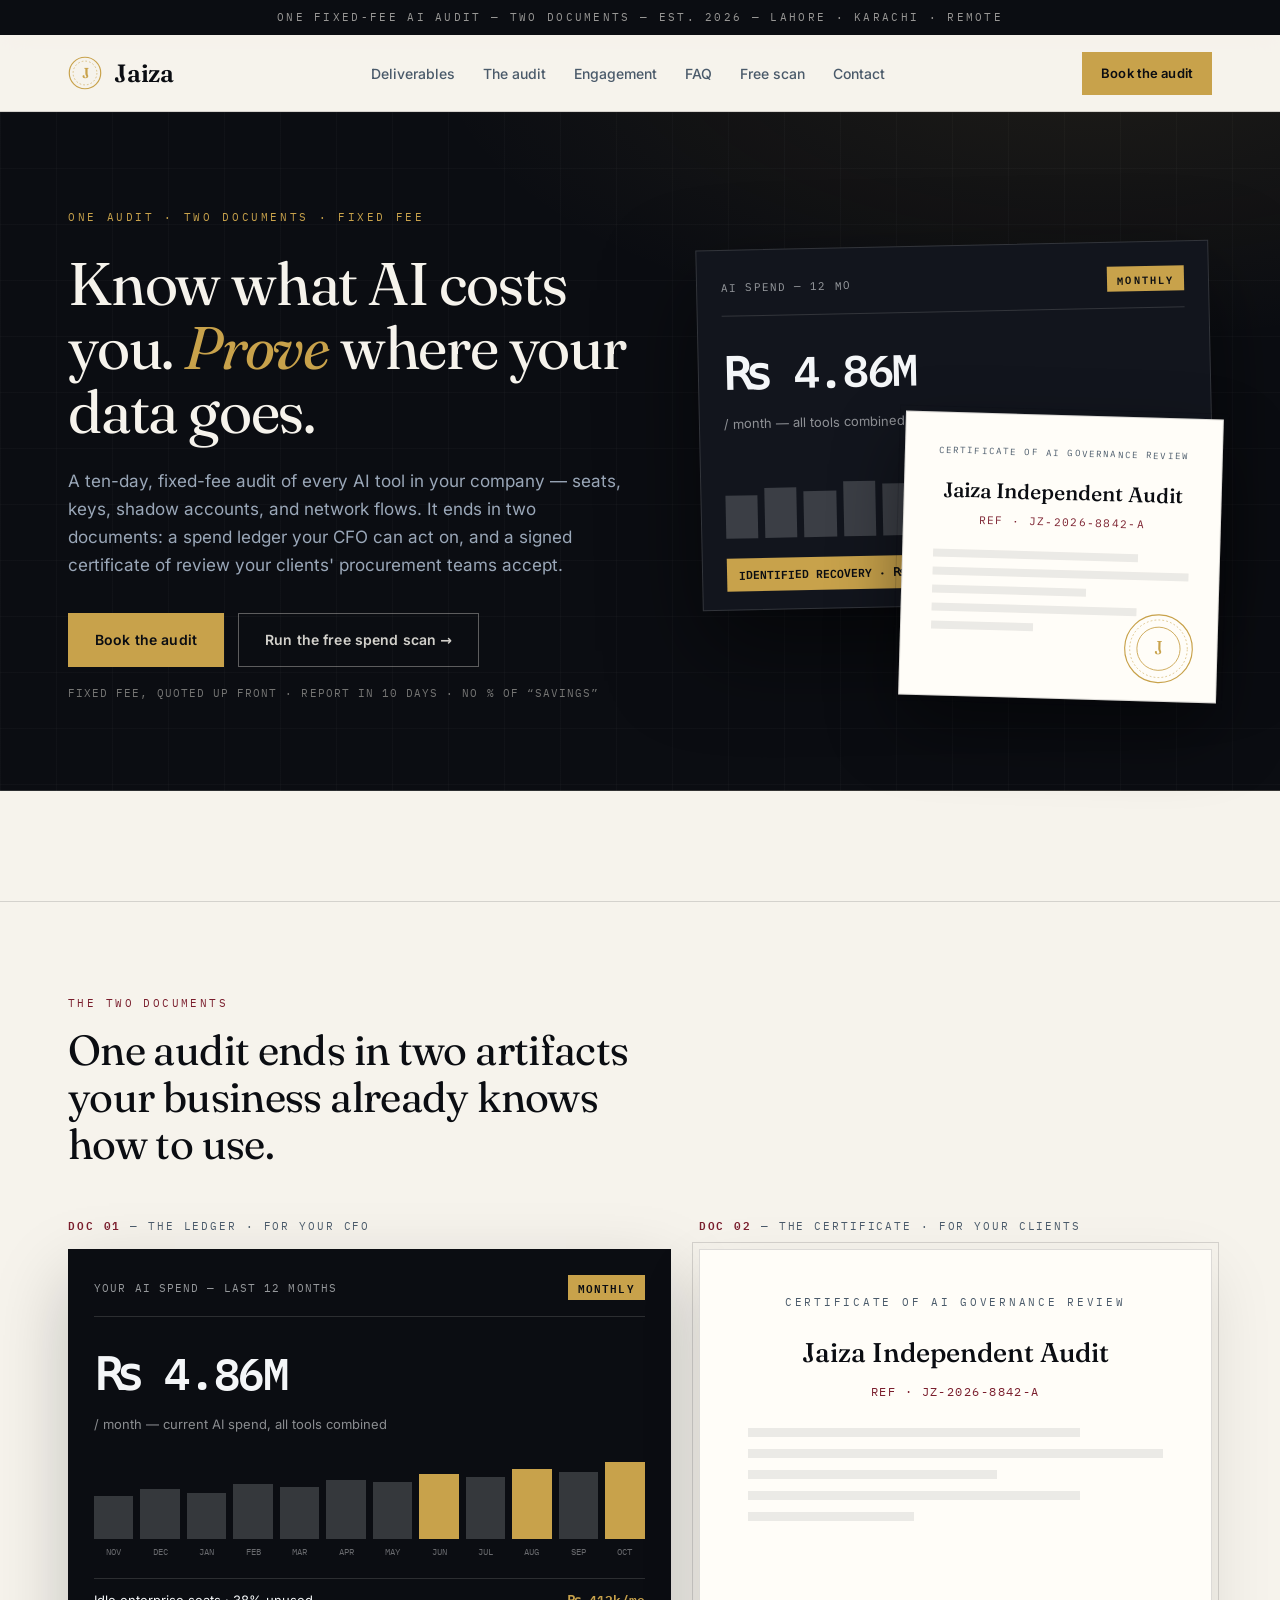
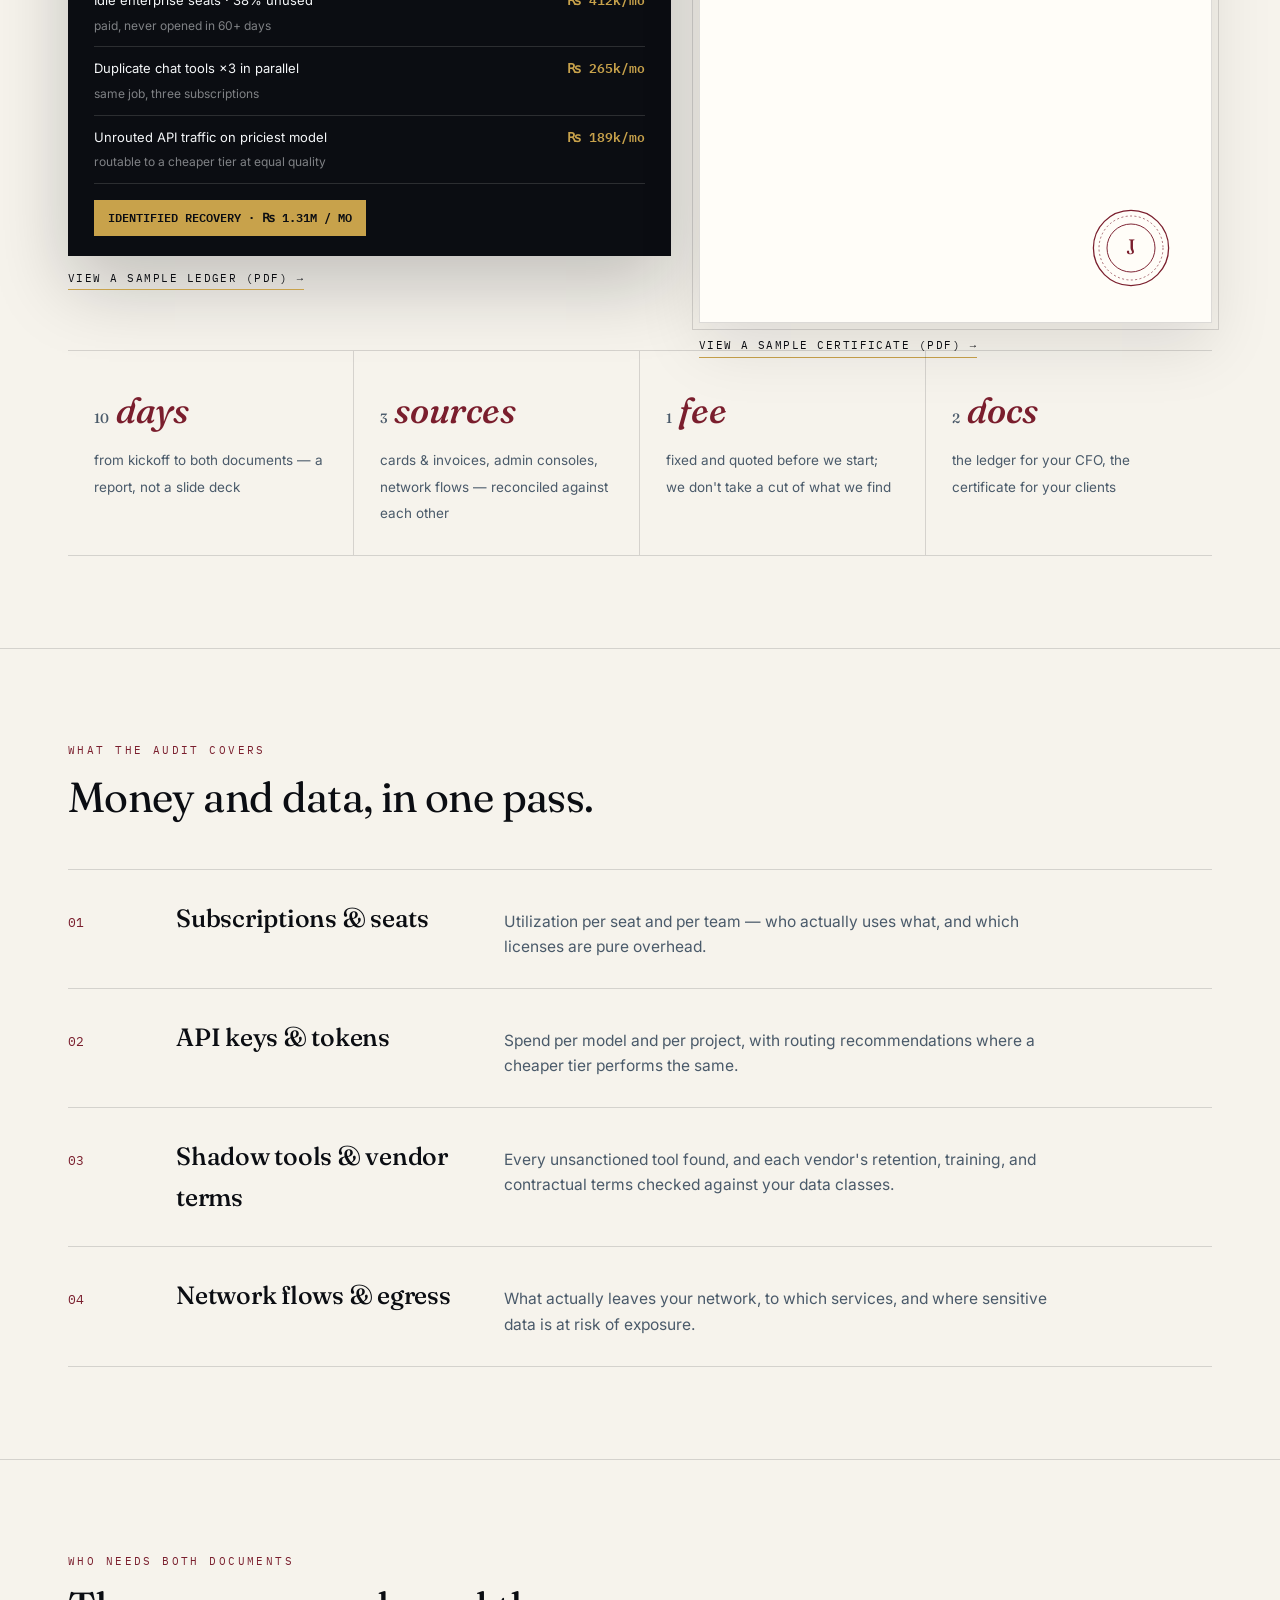
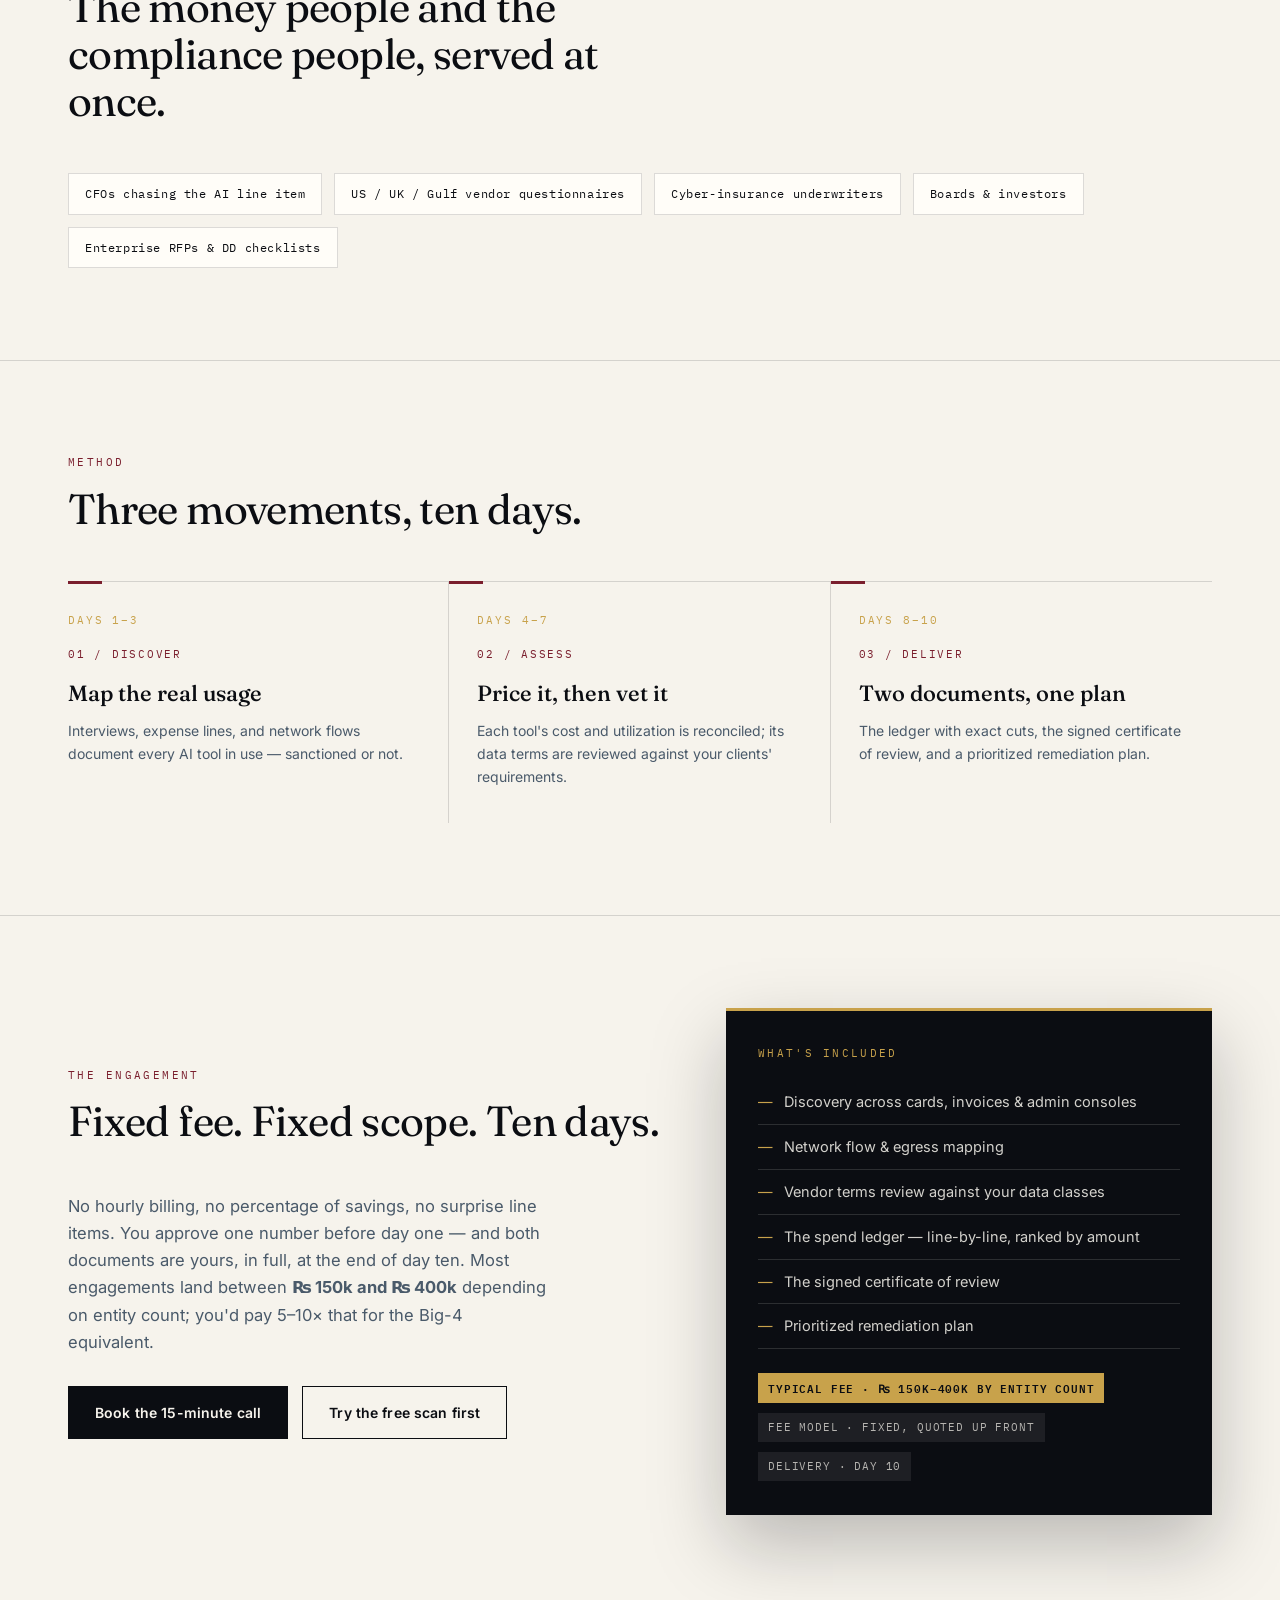
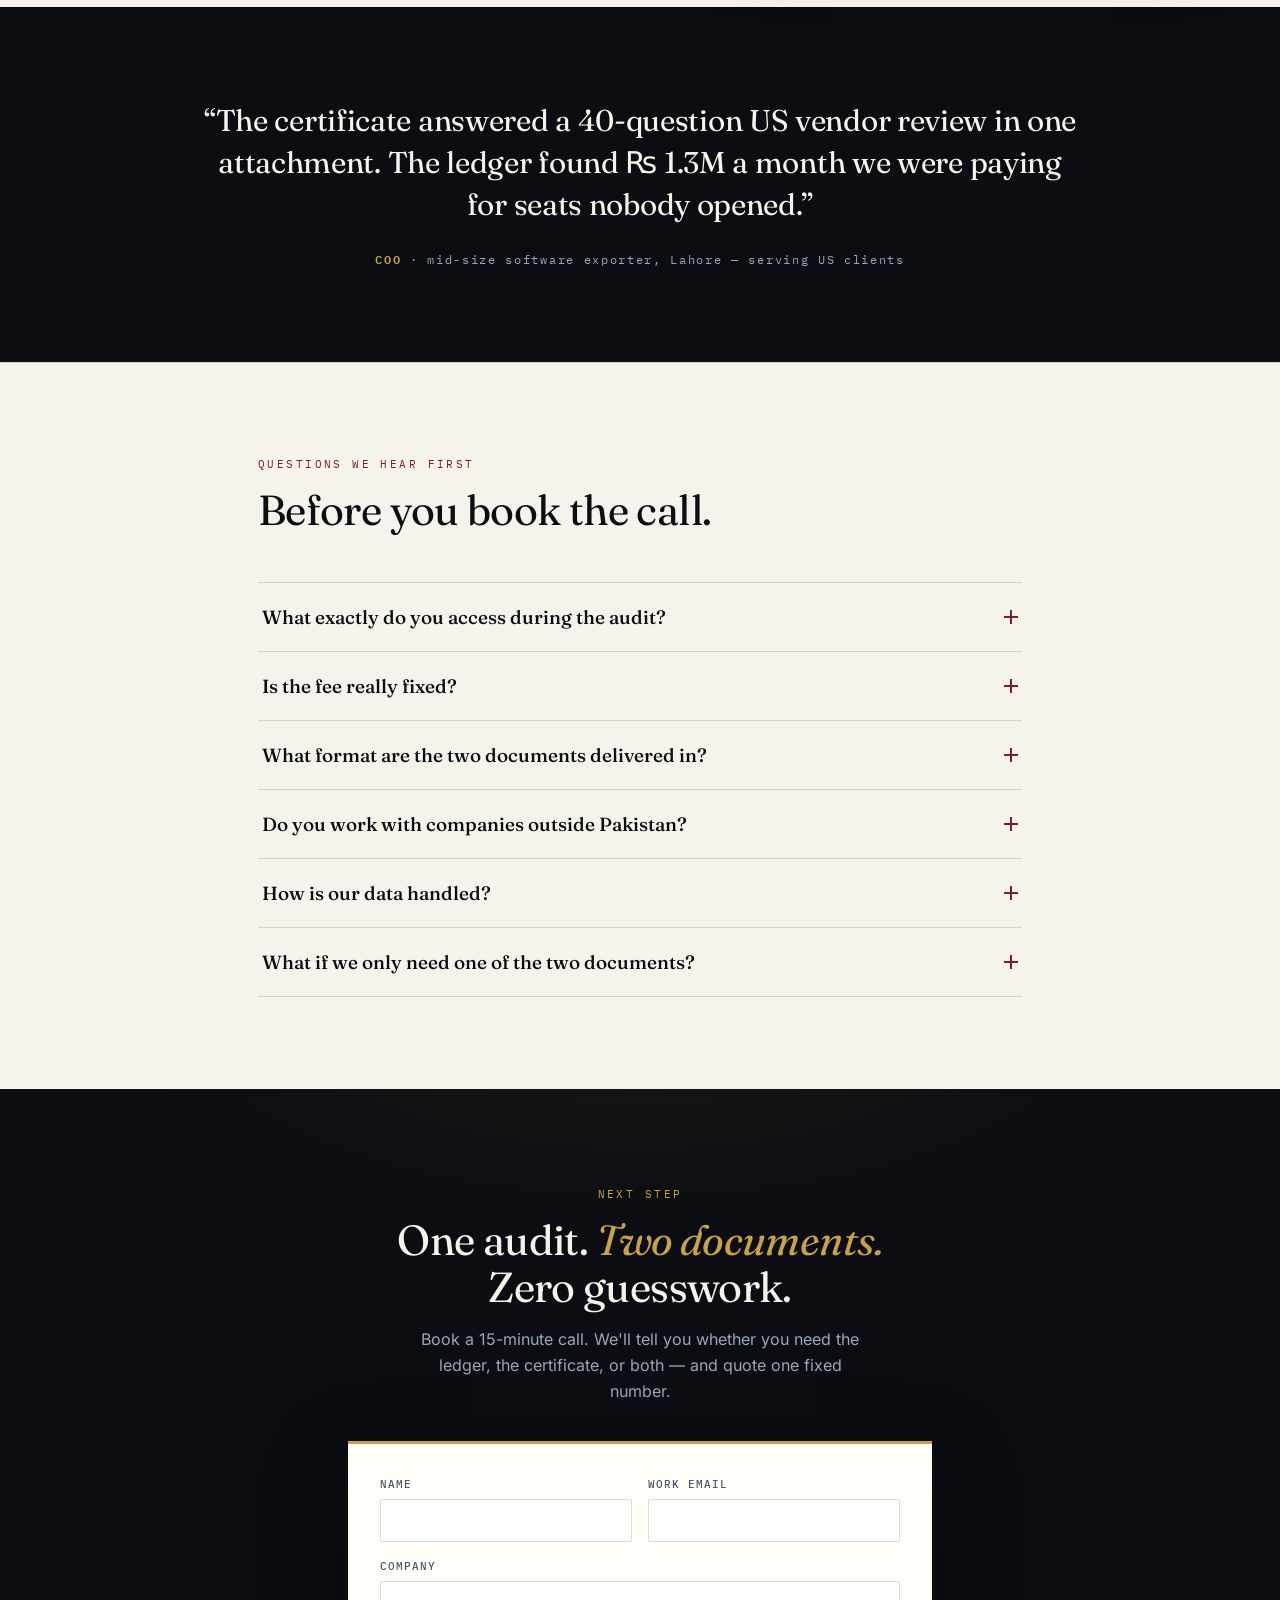
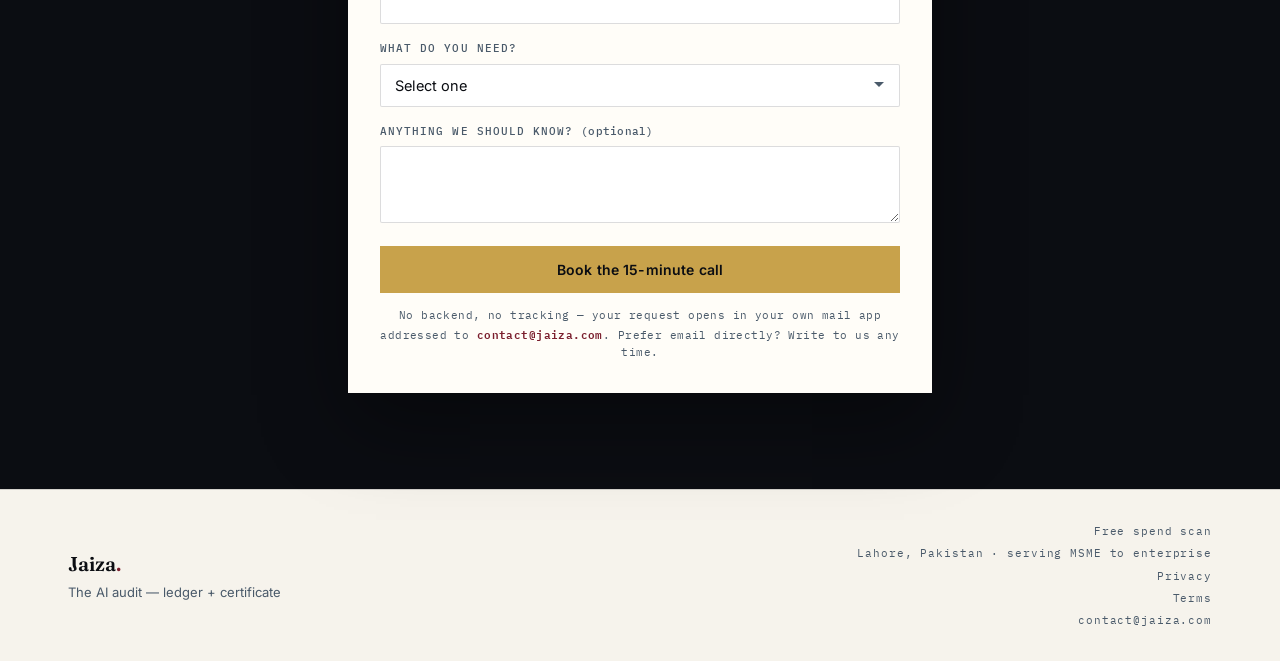
<file: index.html>
<!DOCTYPE html>
<html lang="en">
<head>
    <meta charset="UTF-8">
    <meta name="viewport" content="width=device-width, initial-scale=1.0">
    <title>Jaiza — The AI Audit: Ledger + Certificate</title>
    <meta name="description" content="Jaiza runs one fixed-fee, 10-day audit of every AI tool in your company and delivers two documents: a spend ledger your CFO can act on, and a signed certificate of review your clients accept.">
    <meta name="theme-color" content="#0B0D12">
    <link rel="canonical" href="https://jaiza-chi.vercel.app/">
    <meta property="og:title" content="Jaiza — The AI Audit: Ledger + Certificate">
    <meta property="og:description" content="One audit. Two documents. Know what AI costs you — and prove where your data goes.">
    <meta property="og:type" content="website">
    <meta property="og:url" content="https://jaiza-chi.vercel.app/">
    <meta property="og:image" content="https://jaiza-chi.vercel.app/assets/og-image.png">
    <meta name="twitter:card" content="summary_large_image">
    <link rel="icon" type="image/png" sizes="32x32" href="assets/favicon-32.png">
    <link rel="icon" type="image/png" sizes="16x16" href="assets/favicon-16.png">
    <link rel="apple-touch-icon" sizes="180x180" href="assets/apple-touch-icon.png">
    <link rel="mask-icon" href="assets/favicon-64.png" color="#7A1E2D">
    <link rel="stylesheet" href="assets/fonts/fonts.css">
    <link rel="stylesheet" href="styles.css">
    <script type="application/ld+json">
    {
      "@context": "https://schema.org",
      "@type": "Organization",
      "name": "Jaiza",
      "url": "https://jaiza-chi.vercel.app/",
      "logo": "https://jaiza-chi.vercel.app/assets/favicon-64.png",
      "email": "contact@jaiza.com",
      "address": { "@type": "PostalAddress", "addressLocality": "Lahore", "addressCountry": "PK" },
      "sameAs": [],
      "description": "Fixed-fee 10-day AI audit delivering a spend ledger and a signed certificate of review."
    }
    </script>
    <script type="application/ld+json">
    {
      "@context": "https://schema.org",
      "@type": "Service",
      "serviceType": "AI governance audit",
      "provider": { "@type": "Organization", "name": "Jaiza" },
      "areaServed": "Worldwide",
      "description": "Ten-day fixed-fee audit of all AI tools in a company: subscriptions, API keys, shadow tools, network flows. Delivers a CFO spend ledger and a signed certificate of review."
    }
    </script>
</head>
<body>
    <a class="skip-link" href="#main">Skip to content</a>
    <div class="topline">ONE FIXED-FEE AI AUDIT — TWO DOCUMENTS — EST. 2026 — LAHORE · KARACHI · REMOTE</div>

    <header class="site-header" id="siteHeader">
        <div class="wrap header-in">
            <a class="brand" href="#top" aria-label="Jaiza home">
                <svg width="34" height="34" viewBox="0 0 40 40" fill="none" aria-hidden="true">
                    <circle cx="20" cy="20" r="18.5" stroke="#C8A24B" stroke-width="1.4"/>
                    <circle cx="20" cy="20" r="14" stroke="#C8A24B" stroke-width=".7" stroke-dasharray="2 2.4"/>
                    <text x="20" y="26" text-anchor="middle" font-family="Fraunces,Georgia,serif" font-size="17" fill="#C8A24B">J</text>
                </svg>
                Jaiza
            </a>
            <nav class="main-nav" id="mainNav" aria-label="Main navigation">
                <ul>
                    <li><a href="#deliverables">Deliverables</a></li>
                    <li><a href="#audit">The audit</a></li>
                    <li><a href="#engagement">Engagement</a></li>
                    <li><a href="#faq">FAQ</a></li>
                    <li><a href="scan.html">Free scan</a></li>
                    <li><a href="#contact">Contact</a></li>
                </ul>
            </nav>
            <div class="nav-overlay" id="navOverlay"></div>
            <a href="#contact" class="btn btn-bronze btn-sm header-cta">Book the audit</a>
            <button class="mobile-toggle" id="mobileToggle" aria-label="Toggle navigation" aria-expanded="false">
                <span></span><span></span><span></span>
            </button>
        </div>
    </header>

    <main id="main">
        <!-- ============ HERO ============ -->
        <section class="hero" id="top">
            <div class="wrap hero-grid">
                <div class="hero-copy">
                    <p class="eyebrow reveal">ONE AUDIT · TWO DOCUMENTS · FIXED FEE</p>
                    <h1 class="reveal">Know what AI costs you. <em>Prove</em> where your data goes.</h1>
                    <p class="sub reveal">A ten-day, fixed-fee audit of every AI tool in your company — seats, keys, shadow accounts, and network flows. It ends in two documents: a spend ledger your CFO can act on, and a signed certificate of review your clients' procurement teams accept.</p>
                    <div class="cta-row reveal">
                        <a class="btn btn-bronze" href="#contact">Book the audit</a>
                        <a class="btn btn-ghost-dark" href="scan.html">Run the free spend scan →</a>
                    </div>
                    <p class="micro reveal">FIXED FEE, QUOTED UP FRONT · REPORT IN 10 DAYS · NO % OF “SAVINGS”</p>
                </div>
                <div class="hero-visual reveal" aria-hidden="true">
                    <div class="hv-ledger">
                        <div class="dash-head"><span>AI SPEND — 12 MO</span><span class="chip-period">MONTHLY</span></div>
                        <div class="big">₨ 4.86M</div>
                        <div class="big-label">/ month — all tools combined</div>
                        <div class="bars">
                            <div class="bar" style="--h:52%"></div><div class="bar" style="--h:60%"></div><div class="bar" style="--h:55%"></div><div class="bar" style="--h:66%"></div><div class="bar" style="--h:62%"></div><div class="bar" style="--h:71%"></div><div class="bar" style="--h:68%"></div><div class="bar waste" style="--h:78%"></div><div class="bar" style="--h:74%"></div><div class="bar waste" style="--h:84%"></div><div class="bar" style="--h:80%"></div><div class="bar waste" style="--h:92%"></div>
                        </div>
                        <div class="hv-recovery">IDENTIFIED RECOVERY · ₨ 1.31M / MO</div>
                    </div>
                    <div class="hv-cert">
                        <p class="over">CERTIFICATE OF AI GOVERNANCE REVIEW</p>
                        <h3>Jaiza Independent Audit</h3>
                        <p class="ref">REF · JZ-2026-8842-A</p>
                        <div class="ln w80"></div><div class="ln"></div><div class="ln w60"></div><div class="ln w80"></div><div class="ln w40"></div>
                        <svg class="seal" width="72" height="72" viewBox="0 0 100 100" fill="none">
                            <circle cx="50" cy="50" r="47" stroke="#C8A24B" stroke-width="1.6"/>
                            <circle cx="50" cy="50" r="40" stroke="#C8A24B" stroke-width=".8" stroke-dasharray="2.5 3"/>
                            <circle cx="50" cy="50" r="30" stroke="#C8A24B" stroke-width="1.2"/>
                            <text x="50" y="58" text-anchor="middle" font-family="Fraunces,Georgia,serif" font-size="26" fill="#C8A24B">J</text>
                        </svg>
                    </div>
                </div>
            </div>
        </section>

        <!-- ============ TRUST STRIP ============ -->
        <section class="trust">
            <div class="wrap">
                <p class="trust-label reveal">TRUSTED BY TEAMS ANSWERING VENDOR QUESTIONNAIRES IN</p>
                <div class="trust-row reveal" aria-label="Client sectors">
                    <span>FINANCIAL SERVICES</span><span>SOFTWARE EXPORT</span><span>HEALTHCARE</span><span>LOGISTICS</span><span>EDUCATION</span><span>RETAIL</span>
                </div>
            </div>
        </section>

        <!-- ============ DELIVERABLES ============ -->
        <section class="section" id="deliverables">
            <div class="wrap">
                <p class="sec-head reveal">THE TWO DOCUMENTS</p>
                <h2 class="reveal">One audit ends in two artifacts your business already knows how to use.</h2>
                <div class="docs">
                    <div class="reveal">
                        <p class="doc-cap"><b>DOC 01</b> — THE LEDGER · FOR YOUR CFO</p>
                        <div class="dash">
                            <div class="dash-head"><span>YOUR AI SPEND — LAST 12 MONTHS</span><span class="chip-period">MONTHLY</span></div>
                            <div class="big">₨ 4.86M</div>
                            <div class="big-label">/ month — current AI spend, all tools combined</div>
                            <div class="bars" aria-hidden="true">
                                <div class="bar" style="--h:52%"></div><div class="bar" style="--h:60%"></div><div class="bar" style="--h:55%"></div><div class="bar" style="--h:66%"></div><div class="bar" style="--h:62%"></div><div class="bar" style="--h:71%"></div><div class="bar" style="--h:68%"></div><div class="bar waste" style="--h:78%"></div><div class="bar" style="--h:74%"></div><div class="bar waste" style="--h:84%"></div><div class="bar" style="--h:80%"></div><div class="bar waste" style="--h:92%"></div>
                            </div>
                            <div class="bar-x" aria-hidden="true"><span>NOV</span><span>DEC</span><span>JAN</span><span>FEB</span><span>MAR</span><span>APR</span><span>MAY</span><span>JUN</span><span>JUL</span><span>AUG</span><span>SEP</span><span>OCT</span></div>
                            <div class="rows">
                                <div class="row"><span>Idle enterprise seats · 38% unused</span><span class="amt">₨ 412k/mo</span><span class="lbl">paid, never opened in 60+ days</span></div>
                                <div class="row"><span>Duplicate chat tools ×3 in parallel</span><span class="amt">₨ 265k/mo</span><span class="lbl">same job, three subscriptions</span></div>
                                <div class="row"><span>Unrouted API traffic on priciest model</span><span class="amt">₨ 189k/mo</span><span class="lbl">routable to a cheaper tier at equal quality</span></div>
                            </div>
                            <div class="dash-foot"><span class="recovery">IDENTIFIED RECOVERY · ₨ 1.31M / MO</span></div>
                        </div>
                        <a class="doc-link" href="assets/samples/jaiza-sample-ledger.pdf">View a sample ledger (PDF) →</a>
                    </div>
                    <div class="reveal">
                        <p class="doc-cap"><b>DOC 02</b> — THE CERTIFICATE · FOR YOUR CLIENTS</p>
                        <div class="cert">
                            <p class="over">CERTIFICATE OF AI GOVERNANCE REVIEW</p>
                            <h3>Jaiza Independent Audit</h3>
                            <p class="ref">REF · JZ-2026-8842-A</p>
                            <div class="ln w80"></div><div class="ln"></div><div class="ln w60"></div><div class="ln w80"></div><div class="ln w40"></div>
                            <svg class="seal" width="80" height="80" viewBox="0 0 100 100" fill="none" aria-hidden="true">
                                <circle cx="50" cy="50" r="47" stroke="#7A1E2D" stroke-width="1.6"/>
                                <circle cx="50" cy="50" r="40" stroke="#7A1E2D" stroke-width=".8" stroke-dasharray="2.5 3"/>
                                <circle cx="50" cy="50" r="30" stroke="#7A1E2D" stroke-width="1.2"/>
                                <text x="50" y="58" text-anchor="middle" font-family="Fraunces,Georgia,serif" font-size="26" fill="#7A1E2D">J</text>
                            </svg>
                        </div>
                        <a class="doc-link" href="assets/samples/jaiza-sample-certificate.pdf">View a sample certificate (PDF) →</a>
                    </div>
                </div>

                <div class="stats reveal">
                    <div class="stat"><b><span class="count" data-count="10">0</span> <i>days</i></b><span>from kickoff to both documents — a report, not a slide deck</span></div>
                    <div class="stat"><b><span class="count" data-count="3">0</span> <i>sources</i></b><span>cards &amp; invoices, admin consoles, network flows — reconciled against each other</span></div>
                    <div class="stat"><b><span class="count" data-count="1">0</span> <i>fee</i></b><span>fixed and quoted before we start; we don't take a cut of what we find</span></div>
                    <div class="stat"><b><span class="count" data-count="2">0</span> <i>docs</i></b><span>the ledger for your CFO, the certificate for your clients</span></div>
                </div>
            </div>
        </section>

        <!-- ============ AUDIT SCOPE ============ -->
        <section class="section sec-line" id="audit">
            <div class="wrap">
                <p class="sec-head reveal">WHAT THE AUDIT COVERS</p>
                <h2 class="reveal">Money and data, in one pass.</h2>
                <ol class="ledger">
                    <li class="reveal"><span class="n">01</span><h3>Subscriptions &amp; seats</h3><p>Utilization per seat and per team — who actually uses what, and which licenses are pure overhead.</p></li>
                    <li class="reveal"><span class="n">02</span><h3>API keys &amp; tokens</h3><p>Spend per model and per project, with routing recommendations where a cheaper tier performs the same.</p></li>
                    <li class="reveal"><span class="n">03</span><h3>Shadow tools &amp; vendor terms</h3><p>Every unsanctioned tool found, and each vendor's retention, training, and contractual terms checked against your data classes.</p></li>
                    <li class="reveal"><span class="n">04</span><h3>Network flows &amp; egress</h3><p>What actually leaves your network, to which services, and where sensitive data is at risk of exposure.</p></li>
                </ol>
            </div>
        </section>

        <!-- ============ WHO ============ -->
        <section class="section sec-line" id="who">
            <div class="wrap">
                <p class="sec-head reveal">WHO NEEDS BOTH DOCUMENTS</p>
                <h2 class="reveal">The money people and the compliance people, served at once.</h2>
                <div class="chips reveal">
                    <span class="chip">CFOs chasing the AI line item</span>
                    <span class="chip">US / UK / Gulf vendor questionnaires</span>
                    <span class="chip">Cyber-insurance underwriters</span>
                    <span class="chip">Boards &amp; investors</span>
                    <span class="chip">Enterprise RFPs &amp; DD checklists</span>
                </div>
            </div>
        </section>

        <!-- ============ METHOD / TIMELINE ============ -->
        <section class="section sec-line" id="method">
            <div class="wrap">
                <p class="sec-head reveal">METHOD</p>
                <h2 class="reveal">Three movements, ten days.</h2>
                <div class="timeline">
                    <div class="tl-item reveal">
                        <p class="tl-days">DAYS 1–3</p>
                        <p class="n">01 / DISCOVER</p>
                        <h3>Map the real usage</h3>
                        <p>Interviews, expense lines, and network flows document every AI tool in use — sanctioned or not.</p>
                    </div>
                    <div class="tl-item reveal">
                        <p class="tl-days">DAYS 4–7</p>
                        <p class="n">02 / ASSESS</p>
                        <h3>Price it, then vet it</h3>
                        <p>Each tool's cost and utilization is reconciled; its data terms are reviewed against your clients' requirements.</p>
                    </div>
                    <div class="tl-item reveal">
                        <p class="tl-days">DAYS 8–10</p>
                        <p class="n">03 / DELIVER</p>
                        <h3>Two documents, one plan</h3>
                        <p>The ledger with exact cuts, the signed certificate of review, and a prioritized remediation plan.</p>
                    </div>
                </div>
            </div>
        </section>

        <!-- ============ ENGAGEMENT / PRICING ============ -->
        <section class="section sec-line" id="engagement">
            <div class="wrap engage-grid">
                <div>
                    <p class="sec-head reveal">THE ENGAGEMENT</p>
                    <h2 class="reveal">Fixed fee. Fixed scope. Ten days.</h2>
                    <p class="engage-lead reveal">No hourly billing, no percentage of savings, no surprise line items. You approve one number before day one — and both documents are yours, in full, at the end of day ten. Most engagements land between <b>₨&thinsp;150k and ₨&thinsp;400k</b> depending on entity count; you'd pay 5–10× that for the Big-4 equivalent.</p>
                    <div class="cta-row left reveal">
                        <a class="btn btn-ink" href="#contact">Book the 15-minute call</a>
                        <a class="btn btn-ghost" href="scan.html">Try the free scan first</a>
                    </div>
                </div>
                <div class="engage-card reveal">
                    <p class="engage-card-head">WHAT'S INCLUDED</p>
                    <ul>
                        <li>Discovery across cards, invoices &amp; admin consoles</li>
                        <li>Network flow &amp; egress mapping</li>
                        <li>Vendor terms review against your data classes</li>
                        <li>The spend ledger — line-by-line, ranked by amount</li>
                        <li>The signed certificate of review</li>
                        <li>Prioritized remediation plan</li>
                    </ul>
                    <div class="engage-foot">
                        <span class="mono-inline accent">TYPICAL FEE · ₨ 150K–400K BY ENTITY COUNT</span>
                        <span class="mono-inline">FEE MODEL · FIXED, QUOTED UP FRONT</span>
                        <span class="mono-inline">DELIVERY · DAY 10</span>
                    </div>
                </div>
            </div>
        </section>

        <!-- ============ TESTIMONIAL ============ -->
        <section class="section sec-line quote-sec">
            <div class="wrap">
                <figure class="quote reveal">
                    <blockquote>“The certificate answered a 40-question US vendor review in one attachment. The ledger found ₨ 1.3M a month we were paying for seats nobody opened.”</blockquote>
                    <figcaption><b>COO</b> · mid-size software exporter, Lahore — serving US clients</figcaption>
                </figure>
            </div>
        </section>

        <!-- ============ FAQ ============ -->
        <section class="section sec-line" id="faq">
            <div class="wrap faq-wrap">
                <p class="sec-head reveal">QUESTIONS WE HEAR FIRST</p>
                <h2 class="reveal">Before you book the call.</h2>
                <div class="faq reveal">
                    <div class="faq-item">
                        <button class="faq-q" aria-expanded="false">What exactly do you access during the audit?<span class="faq-icon" aria-hidden="true"></span></button>
                        <div class="faq-a" role="region"><p>Expense exports, admin consoles for the tools in use, and network flow data you choose to share. We work under NDA, with read-only access where possible, and every access is logged in the certificate's appendix.</p></div>
                    </div>
                    <div class="faq-item">
                        <button class="faq-q" aria-expanded="false">Is the fee really fixed?<span class="faq-icon" aria-hidden="true"></span></button>
                        <div class="faq-a" role="region"><p>Yes. We scope the entity count and tool surface in the 15-minute call, then quote one number — most engagements land between ₨&thinsp;150k and ₨&thinsp;400k. That number does not change during the ten days, and we never take a percentage of the savings we identify.</p></div>
                    </div>
                    <div class="faq-item">
                        <button class="faq-q" aria-expanded="false">What format are the two documents delivered in?<span class="faq-icon" aria-hidden="true"></span></button>
                        <div class="faq-a" role="region"><p>The ledger is a spreadsheet plus a PDF summary for the CFO. The certificate is a signed PDF with a reference number your clients can verify, written to answer standard vendor questionnaires and insurance checklists.</p></div>
                    </div>
                    <div class="faq-item">
                        <button class="faq-q" aria-expanded="false">Do you work with companies outside Pakistan?<span class="faq-icon" aria-hidden="true"></span></button>
                        <div class="faq-a" role="region"><p>Yes — the certificate is built specifically for US, UK, and Gulf vendor reviews. Engagements are run remotely; Lahore and Karachi are our home base, not our limit.</p></div>
                    </div>
                    <div class="faq-item">
                        <button class="faq-q" aria-expanded="false">How is our data handled?<span class="faq-icon" aria-hidden="true"></span></button>
                        <div class="faq-a" role="region"><p>Under NDA, with read-only access where possible. The free scan on this site never uploads anything — it runs entirely in your browser. Audit data is retained only for the engagement and then destroyed on request.</p></div>
                    </div>
                    <div class="faq-item">
                        <button class="faq-q" aria-expanded="false">What if we only need one of the two documents?<span class="faq-icon" aria-hidden="true"></span></button>
                        <div class="faq-a" role="region"><p>Tell us on the call. Plenty of clients start with the ledger alone; others need only the certificate for a specific RFP. We'll quote the smaller scope honestly.</p></div>
                    </div>
                </div>
            </div>
        </section>

        <!-- ============ CONTACT ============ -->
        <section class="contact" id="contact">
            <div class="wrap contact-in">
                <p class="sec-head on-dark reveal">NEXT STEP</p>
                <h2 class="reveal">One audit. <em>Two documents.</em> Zero guesswork.</h2>
                <p class="contact-lead reveal">Book a 15-minute call. We'll tell you whether you need the ledger, the certificate, or both — and quote one fixed number.</p>

                <form class="contact-form reveal" id="contactForm" novalidate>
                    <div class="form-row">
                        <div class="form-group">
                            <label for="fName">Name</label>
                            <input type="text" id="fName" name="name" required autocomplete="name">
                        </div>
                        <div class="form-group">
                            <label for="fEmail">Work email</label>
                            <input type="email" id="fEmail" name="email" required autocomplete="email">
                        </div>
                    </div>
                    <div class="form-group">
                        <label for="fCompany">Company</label>
                        <input type="text" id="fCompany" name="company" required autocomplete="organization">
                    </div>
                    <div class="form-group">
                        <label for="fNeed">What do you need?</label>
                        <select id="fNeed" name="need" required>
                            <option value="" disabled selected>Select one</option>
                            <option value="ledger">The ledger — what is our AI spend actually returning?</option>
                            <option value="certificate">The certificate — we need to answer client questionnaires</option>
                            <option value="both">Both — audit the spend and the data handling</option>
                            <option value="unsure">Not sure yet — advise us on the call</option>
                        </select>
                    </div>
                    <div class="form-group">
                        <label for="fNotes">Anything we should know? <span class="opt">(optional)</span></label>
                        <textarea id="fNotes" name="notes" rows="3"></textarea>
                    </div>
                    <p class="form-error" id="formError" role="alert" hidden>Please fill in the highlighted fields with a valid work email.</p>
                    <button type="submit" class="btn btn-bronze btn-block">Book the 15-minute call</button>
                    <p class="form-hint">No backend, no tracking — your request opens in your own mail app addressed to <a href="mailto:contact@jaiza.com">contact@jaiza.com</a>. Prefer email directly? Write to us any time.</p>
                </form>

                <div class="form-success reveal" id="formSuccess" hidden>
                    <p class="success-title">Request ready to send.</p>
                    <p>Your mail app has been opened with the details addressed to <a href="mailto:contact@jaiza.com">contact@jaiza.com</a>. Send it and we'll reply within one business day.</p>
                    <button type="button" class="btn btn-ghost-dark" id="sendAnother">Write another request</button>
                </div>
            </div>
        </section>
    </main>

    <footer class="site-footer">
        <div class="wrap footer-in">
            <div class="footer-brand">
                <span class="footer-logo">Jaiza<span>.</span></span>
                <span class="footer-tagline">The AI audit — ledger + certificate</span>
            </div>
            <div class="footer-meta">
                <a href="scan.html">Free spend scan</a>
                <span>Lahore, Pakistan · serving MSME to enterprise</span>
                <a href="privacy.html">Privacy</a>
                <a href="terms.html">Terms</a>
                <a href="mailto:contact@jaiza.com">contact@jaiza.com</a>
            </div>
        </div>
    </footer>

    <script src="script.js"></script>
</body>
</html>
</file>
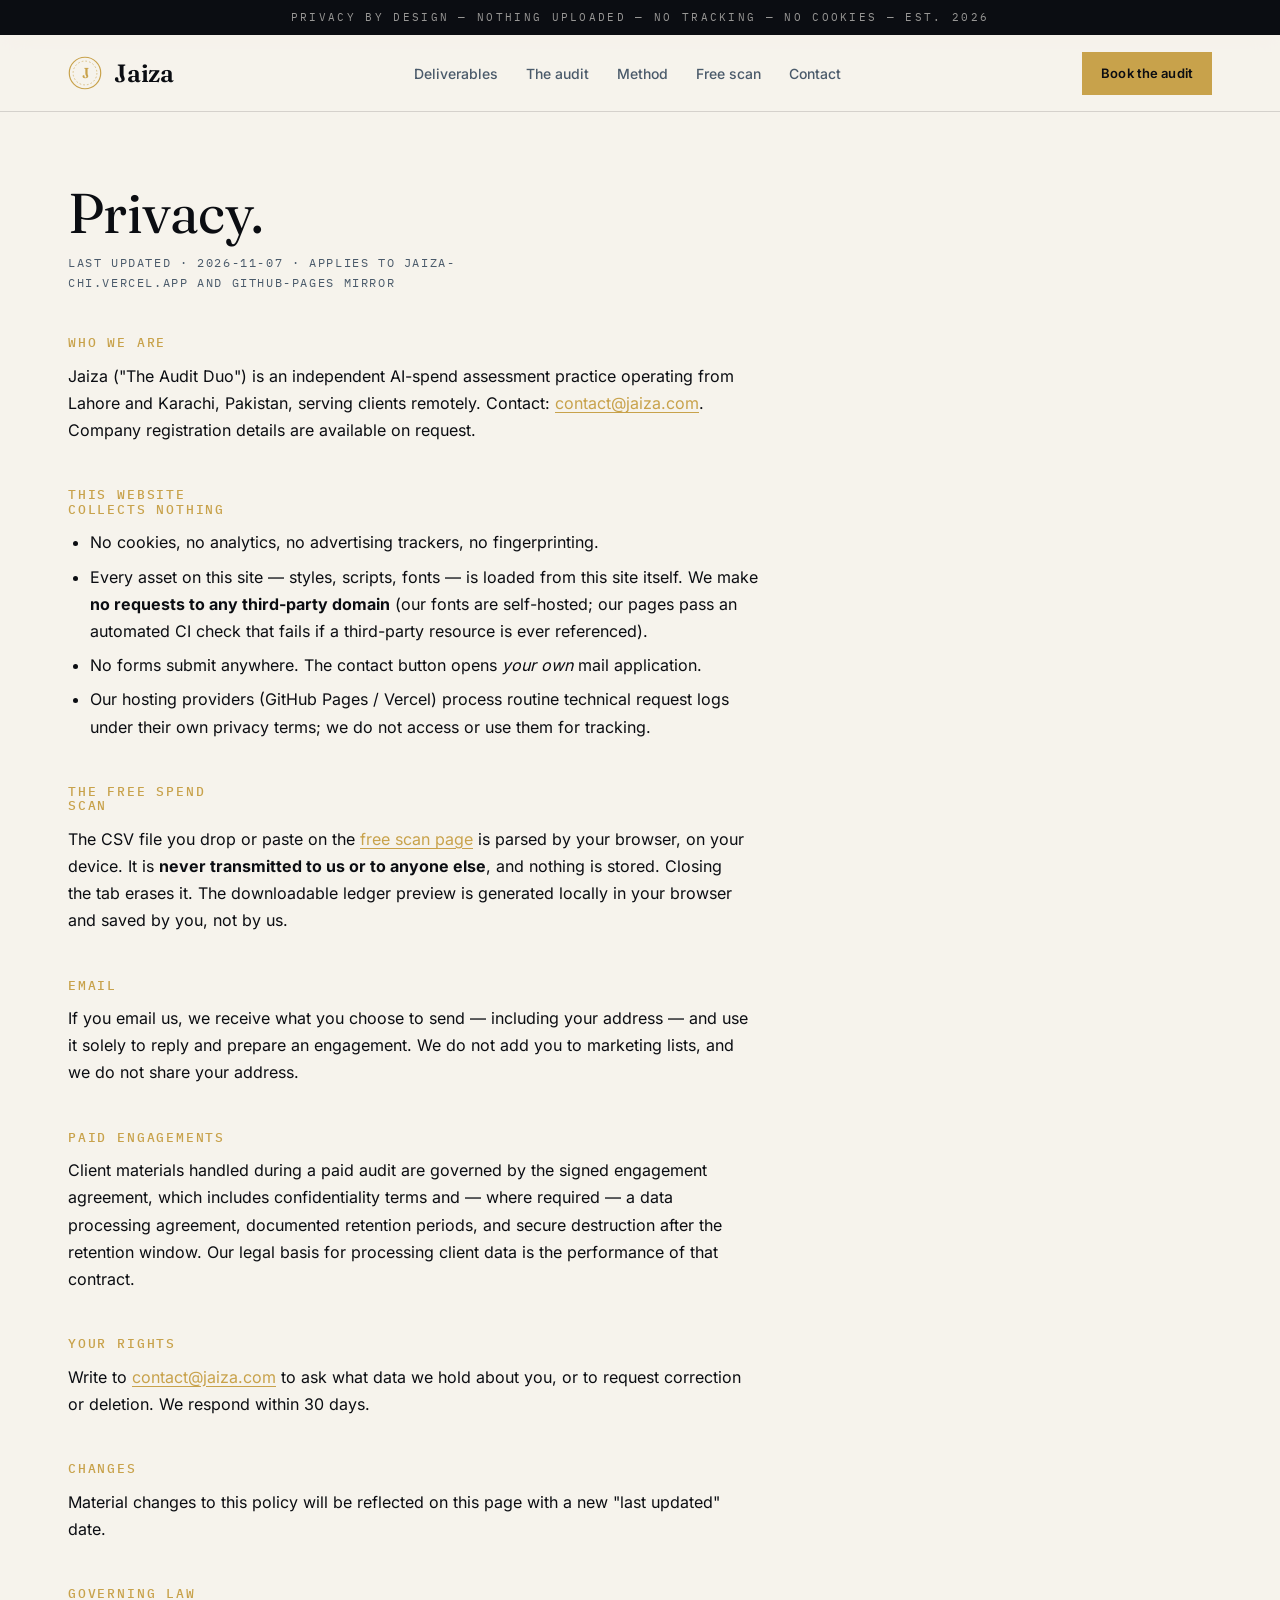
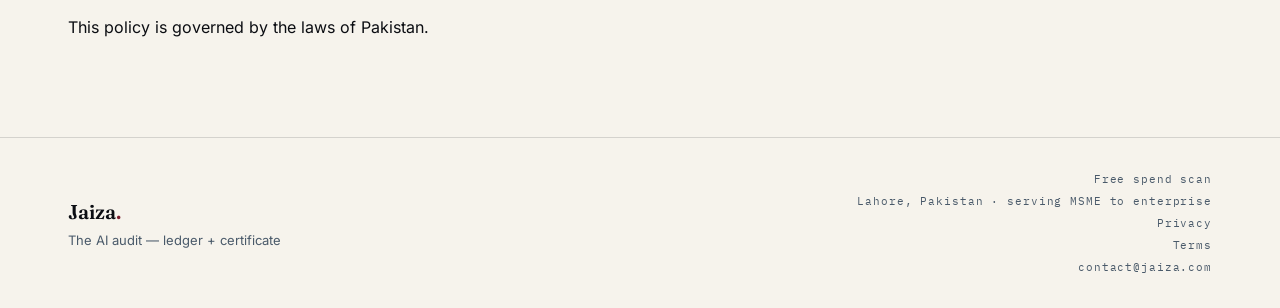
<file: privacy.html>
<!DOCTYPE html>
<html lang="en">
<head>
    <meta charset="UTF-8">
    <meta name="viewport" content="width=device-width, initial-scale=1.0">
    <title>Jaiza — Privacy</title>
    <meta name="description" content="Jaiza privacy policy: this site collects nothing, loads no third-party resources, and the free spend scan runs entirely in your browser.">
    <meta name="theme-color" content="#0B0D12">
    <link rel="icon" type="image/png" sizes="32x32" href="assets/favicon-32.png">
    <link rel="icon" type="image/png" sizes="16x16" href="assets/favicon-16.png">
    <link rel="apple-touch-icon" sizes="180x180" href="assets/apple-touch-icon.png">
    <link rel="stylesheet" href="assets/fonts/fonts.css">
    <link rel="stylesheet" href="styles.css">
</head>
<body>
    <a class="skip-link" href="#main">Skip to content</a>
    <div class="topline">PRIVACY BY DESIGN — NOTHING UPLOADED — NO TRACKING — NO COOKIES — EST. 2026</div>

    <header class="site-header" id="siteHeader">
        <div class="wrap header-in">
            <a class="brand" href="index.html" aria-label="Jaiza home">
                <svg width="34" height="34" viewBox="0 0 40 40" fill="none" aria-hidden="true">
                    <circle cx="20" cy="20" r="18.5" stroke="#C8A24B" stroke-width="1.4"/>
                    <circle cx="20" cy="20" r="14" stroke="#C8A24B" stroke-width=".7" stroke-dasharray="2 2.4"/>
                    <text x="20" y="26" text-anchor="middle" font-family="Fraunces,Georgia,serif" font-size="17" fill="#C8A24B">J</text>
                </svg>
                Jaiza
            </a>
            <nav class="main-nav" id="mainNav" aria-label="Main navigation">
                <ul>
                    <li><a href="index.html#deliverables">Deliverables</a></li>
                    <li><a href="index.html#audit">The audit</a></li>
                    <li><a href="index.html#method">Method</a></li>
                    <li><a href="scan.html">Free scan</a></li>
                    <li><a href="index.html#contact">Contact</a></li>
                </ul>
            </nav>
            <div class="nav-overlay" id="navOverlay"></div>
            <a href="index.html#contact" class="btn btn-bronze btn-sm header-cta">Book the audit</a>
            <button class="mobile-toggle" id="mobileToggle" aria-label="Toggle navigation" aria-expanded="false">
                <span></span><span></span><span></span>
            </button>
        </div>
    </header>

    <main id="main">
        <section class="legal-page">
            <div class="wrap">
                <h1>Privacy.</h1>
                <p class="legal-updated">LAST UPDATED · 2026-11-07 · APPLIES TO JAIZA-CHI.VERCEL.APP AND GITHUB-PAGES MIRROR</p>

                <h2>Who we are</h2>
                <p>Jaiza ("The Audit Duo") is an independent AI-spend assessment practice operating from Lahore and Karachi, Pakistan, serving clients remotely. Contact: <a href="mailto:contact@jaiza.com">contact@jaiza.com</a>. Company registration details are available on request.</p>

                <h2>This website collects nothing</h2>
                <ul>
                    <li>No cookies, no analytics, no advertising trackers, no fingerprinting.</li>
                    <li>Every asset on this site — styles, scripts, fonts — is loaded from this site itself. We make <strong>no requests to any third-party domain</strong> (our fonts are self-hosted; our pages pass an automated CI check that fails if a third-party resource is ever referenced).</li>
                    <li>No forms submit anywhere. The contact button opens <em>your own</em> mail application.</li>
                    <li>Our hosting providers (GitHub Pages / Vercel) process routine technical request logs under their own privacy terms; we do not access or use them for tracking.</li>
                </ul>

                <h2>The free spend scan</h2>
                <p>The CSV file you drop or paste on the <a href="scan.html">free scan page</a> is parsed by your browser, on your device. It is <strong>never transmitted to us or to anyone else</strong>, and nothing is stored. Closing the tab erases it. The downloadable ledger preview is generated locally in your browser and saved by you, not by us.</p>

                <h2>Email</h2>
                <p>If you email us, we receive what you choose to send — including your address — and use it solely to reply and prepare an engagement. We do not add you to marketing lists, and we do not share your address.</p>

                <h2>Paid engagements</h2>
                <p>Client materials handled during a paid audit are governed by the signed engagement agreement, which includes confidentiality terms and — where required — a data processing agreement, documented retention periods, and secure destruction after the retention window. Our legal basis for processing client data is the performance of that contract.</p>

                <h2>Your rights</h2>
                <p>Write to <a href="mailto:contact@jaiza.com">contact@jaiza.com</a> to ask what data we hold about you, or to request correction or deletion. We respond within 30 days.</p>

                <h2>Changes</h2>
                <p>Material changes to this policy will be reflected on this page with a new "last updated" date.</p>

                <h2>Governing law</h2>
                <p>This policy is governed by the laws of Pakistan.</p>
            </div>
        </section>
    </main>

    <footer class="site-footer">
        <div class="wrap footer-in">
            <div class="footer-brand">
                <span class="footer-logo">Jaiza<span>.</span></span>
                <span class="footer-tagline">The AI audit — ledger + certificate</span>
            </div>
            <div class="footer-meta">
                <a href="scan.html">Free spend scan</a>
                <span>Lahore, Pakistan · serving MSME to enterprise</span>
                <a href="privacy.html">Privacy</a>
                <a href="terms.html">Terms</a>
                <a href="mailto:contact@jaiza.com">contact@jaiza.com</a>
            </div>
        </div>
    </footer>

    <script src="script.js"></script>
</body>
</html>
</file>
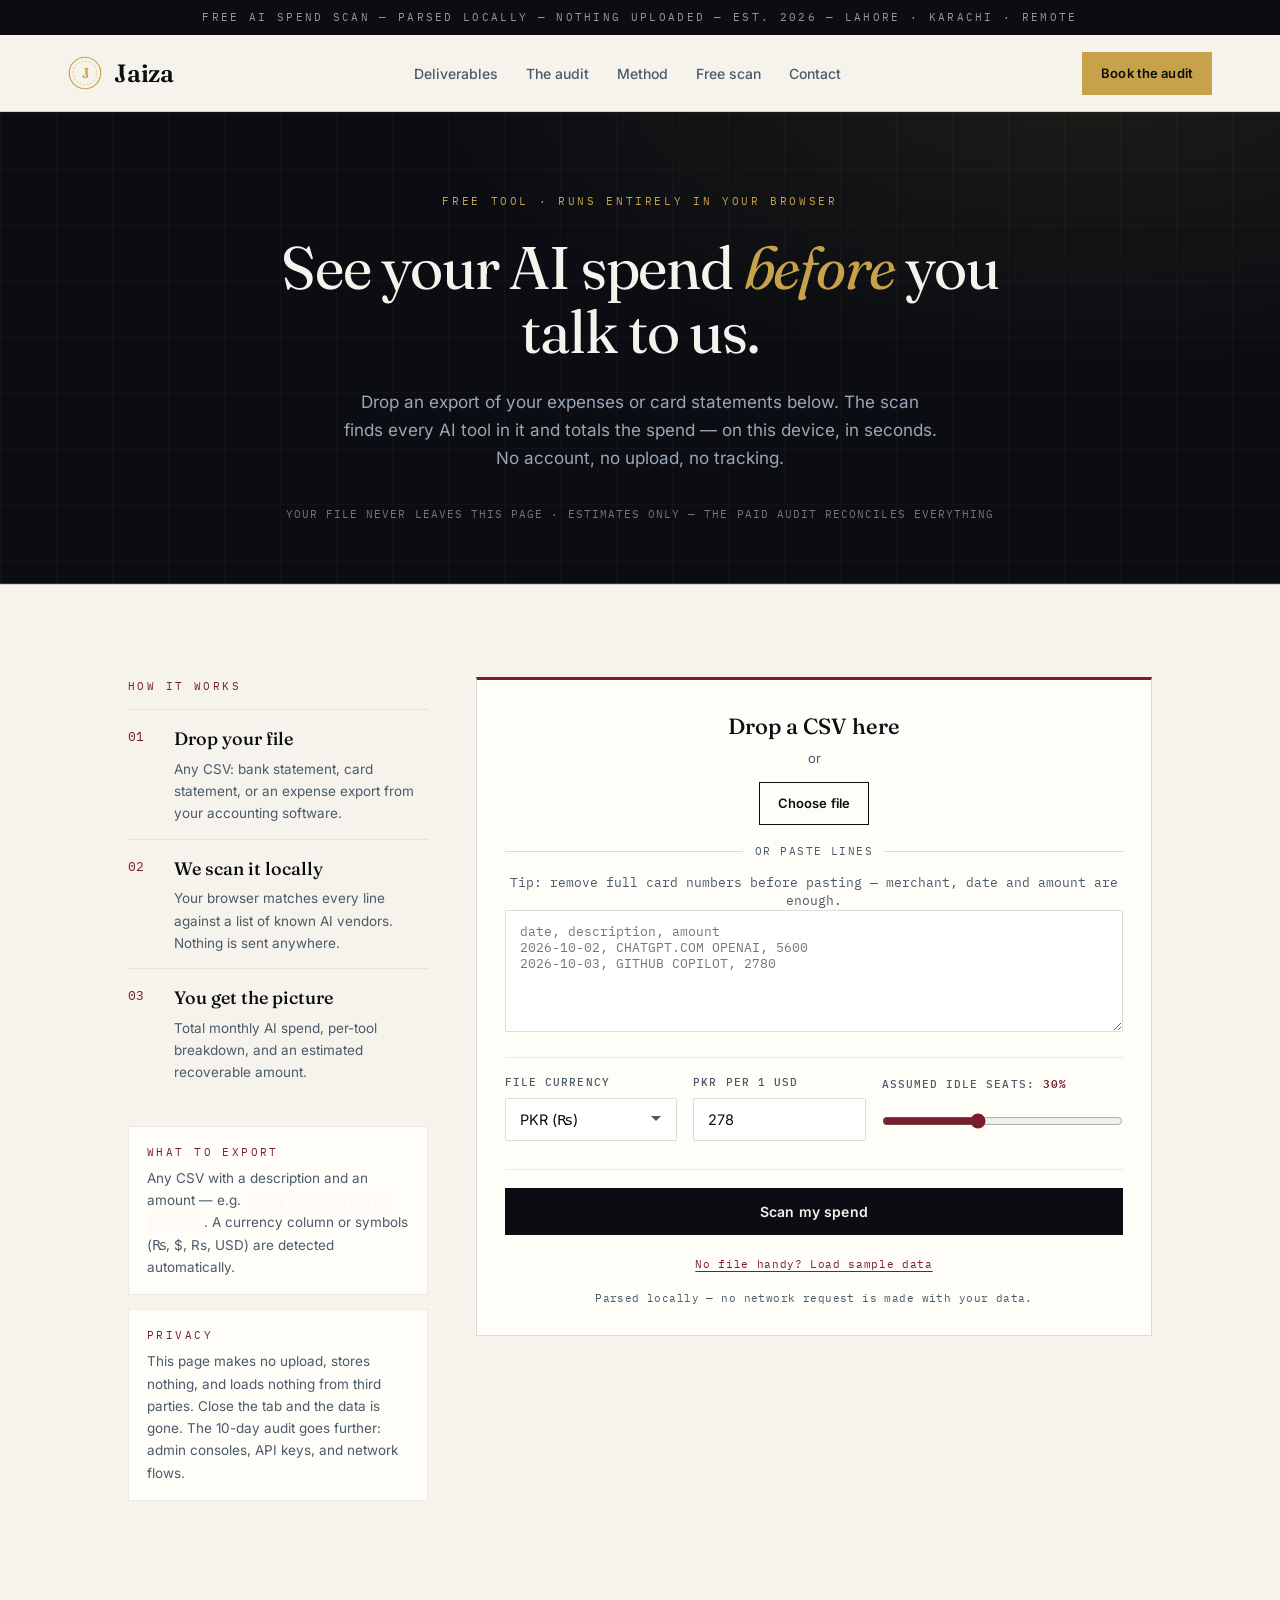
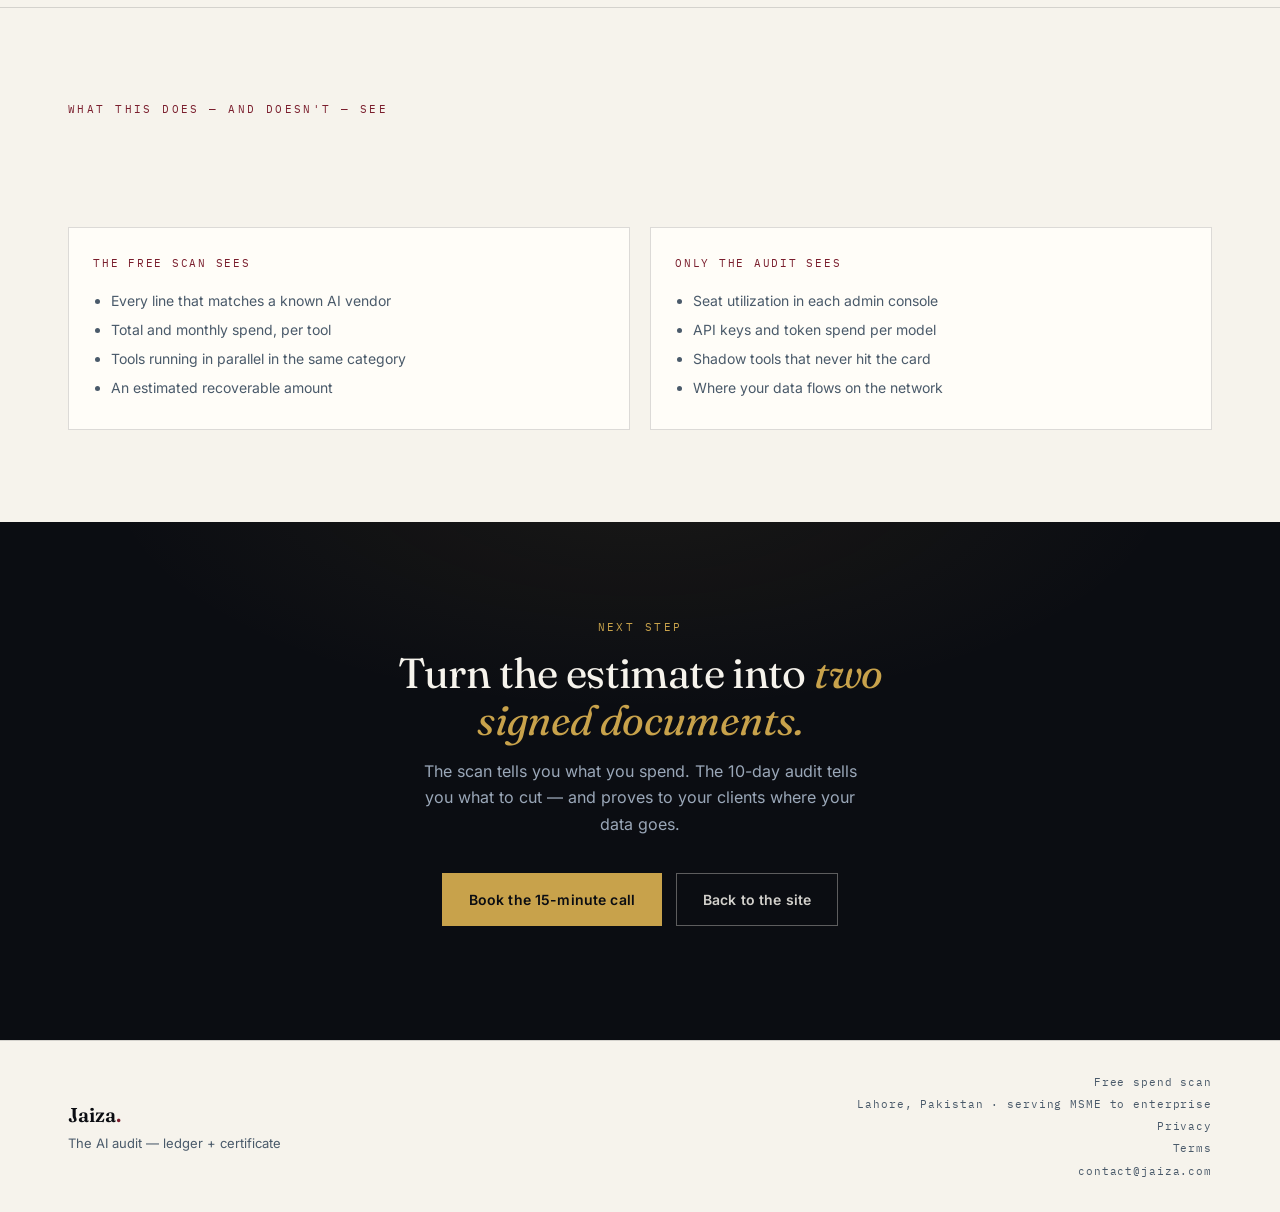
<file: scan.html>
<!DOCTYPE html>
<html lang="en">
<head>
    <meta charset="UTF-8">
    <meta name="viewport" content="width=device-width, initial-scale=1.0">
    <title>Jaiza — Free AI Spend Scan (runs in your browser)</title>
    <meta name="description" content="Drop a CSV of your expenses or card statements and see your AI spend in seconds. Everything is parsed locally in your browser — nothing is uploaded.">
    <meta name="theme-color" content="#0B0D12">
    <link rel="canonical" href="https://jaiza-chi.vercel.app/scan.html">
    <meta property="og:title" content="Jaiza — Free AI Spend Scan">
    <meta property="og:description" content="See what AI tools cost you — parsed locally, nothing leaves your machine.">
    <meta property="og:type" content="website">
    <meta property="og:url" content="https://jaiza-chi.vercel.app/scan.html">
    <meta property="og:image" content="https://jaiza-chi.vercel.app/assets/og-image.png">
    <meta name="twitter:card" content="summary_large_image">
    <link rel="icon" type="image/png" sizes="32x32" href="assets/favicon-32.png">
    <link rel="icon" type="image/png" sizes="16x16" href="assets/favicon-16.png">
    <link rel="apple-touch-icon" sizes="180x180" href="assets/apple-touch-icon.png">
    <link rel="stylesheet" href="assets/fonts/fonts.css">
    <link rel="stylesheet" href="styles.css">
</head>
<body>
    <a class="skip-link" href="#main">Skip to content</a>
    <div class="topline">FREE AI SPEND SCAN — PARSED LOCALLY — NOTHING UPLOADED — EST. 2026 — LAHORE · KARACHI · REMOTE</div>

    <header class="site-header" id="siteHeader">
        <div class="wrap header-in">
            <a class="brand" href="index.html" aria-label="Jaiza home">
                <svg width="34" height="34" viewBox="0 0 40 40" fill="none" aria-hidden="true">
                    <circle cx="20" cy="20" r="18.5" stroke="#C8A24B" stroke-width="1.4"/>
                    <circle cx="20" cy="20" r="14" stroke="#C8A24B" stroke-width=".7" stroke-dasharray="2 2.4"/>
                    <text x="20" y="26" text-anchor="middle" font-family="Fraunces,Georgia,serif" font-size="17" fill="#C8A24B">J</text>
                </svg>
                Jaiza
            </a>
            <nav class="main-nav" id="mainNav" aria-label="Main navigation">
                <ul>
                    <li><a href="index.html#deliverables">Deliverables</a></li>
                    <li><a href="index.html#audit">The audit</a></li>
                    <li><a href="index.html#method">Method</a></li>
                    <li><a href="scan.html" aria-current="page">Free scan</a></li>
                    <li><a href="index.html#contact">Contact</a></li>
                </ul>
            </nav>
            <div class="nav-overlay" id="navOverlay"></div>
            <a href="index.html#contact" class="btn btn-bronze btn-sm header-cta">Book the audit</a>
            <button class="mobile-toggle" id="mobileToggle" aria-label="Toggle navigation" aria-expanded="false">
                <span></span><span></span><span></span>
            </button>
        </div>
    </header>

    <main id="main">
        <section class="hero hero-slim">
            <div class="wrap">
                <p class="eyebrow reveal">FREE TOOL · RUNS ENTIRELY IN YOUR BROWSER</p>
                <h1 class="reveal">See your AI spend <em>before</em> you talk to us.</h1>
                <p class="sub reveal">Drop an export of your expenses or card statements below. The scan finds every AI tool in it and totals the spend — on this device, in seconds. No account, no upload, no tracking.</p>
                <p class="micro reveal">YOUR FILE NEVER LEAVES THIS PAGE · ESTIMATES ONLY — THE PAID AUDIT RECONCILES EVERYTHING</p>
            </div>
        </section>

        <section class="section sec-line" id="scan">
            <div class="wrap scan-wrap">
                <div class="scan-grid">
                    <aside class="scan-side">
                        <p class="sec-head reveal">HOW IT WORKS</p>
                        <ol class="scan-steps reveal">
                            <li><span class="n">01</span><div><h3>Drop your file</h3><p>Any CSV: bank statement, card statement, or an expense export from your accounting software.</p></div></li>
                            <li><span class="n">02</span><div><h3>We scan it locally</h3><p>Your browser matches every line against a list of known AI vendors. Nothing is sent anywhere.</p></div></li>
                            <li><span class="n">03</span><div><h3>You get the picture</h3><p>Total monthly AI spend, per-tool breakdown, and an estimated recoverable amount.</p></div></li>
                        </ol>
                        <div class="scan-note reveal">
                            <p class="sec-head">WHAT TO EXPORT</p>
                            <p>Any CSV with a description and an amount — e.g. <span class="mono-inline">date, description, amount</span>. A currency column or symbols (₨, $, Rs, USD) are detected automatically.</p>
                        </div>
                        <div class="scan-note reveal">
                            <p class="sec-head">PRIVACY</p>
                            <p>This page makes no upload, stores nothing, and loads nothing from third parties. Close the tab and the data is gone. The 10-day audit goes further: admin consoles, API keys, and network flows.</p>
                        </div>
                    </aside>

                    <div class="scan-main">
                        <div class="scan-card reveal" id="dropzone">
                            <p class="scan-card-title">Drop a CSV here</p>
                            <p class="scan-card-sub">or</p>
                            <label class="btn btn-ghost btn-sm" for="fileInput">Choose file</label>
                            <input type="file" id="fileInput" accept=".csv,.txt,text/csv,text/plain" hidden>
                            <div class="scan-or"><span>or paste lines</span></div>
                            <p class="scan-tip">Tip: remove full card numbers before pasting — merchant, date and amount are enough.</p>
                            <textarea id="pasteInput" rows="6" spellcheck="false" placeholder="date, description, amount&#10;2026-10-02, CHATGPT.COM OPENAI, 5600&#10;2026-10-03, GITHUB COPILOT, 2780"></textarea>
                            <div class="scan-options">
                                <div class="form-group scan-opt">
                                    <label for="fileCurrency">File currency</label>
                                    <select id="fileCurrency">
                                        <option value="PKR" selected>PKR (₨)</option>
                                        <option value="USD">USD ($)</option>
                                        <option value="EUR">EUR (€)</option>
                                        <option value="GBP">GBP (£)</option>
                                    </select>
                                </div>
                                <div class="form-group scan-opt">
                                    <label for="usdRate">PKR per 1 USD</label>
                                    <input type="number" id="usdRate" value="278" min="1" step="0.5">
                                </div>
                                <div class="form-group scan-opt">
                                    <label for="idlePct">Assumed idle seats: <b id="idlePctVal">30%</b></label>
                                    <input type="range" id="idlePct" min="0" max="80" value="30" step="5">
                                </div>
                            </div>
                            <button class="btn btn-ink btn-block" id="scanBtn" type="button">Scan my spend</button>
                            <p class="scan-sample"><button type="button" id="sampleBtn">No file handy? Load sample data</button></p>
                            <p class="form-hint" id="scanHint">Parsed locally — no network request is made with your data.</p>
                        </div>

                        <p class="scan-error" id="scanError" role="alert" hidden></p>

                        <div class="dash scan-results" id="results" hidden>
                            <div class="dash-head"><span>YOUR AI SPEND — FROM THIS FILE</span><span class="chip-period" id="periodLabel">MONTHLY AVG</span></div>
                            <div class="big" id="totalBig">₨ 0</div>
                            <div class="big-label" id="totalLabel">/ month — all detected AI tools combined</div>
                            <div class="scan-bars" id="vendorBars"></div>
                            <div class="rows" id="vendorRows"></div>
                            <div class="scan-stats" id="scanStats"></div>
                            <div class="dash-foot"><span class="recovery" id="recoveryLine">ESTIMATED RECOVERABLE · ₨ 0 / MO</span></div>
                            <div class="scan-actions">
                                <button class="btn btn-bronze btn-sm" id="exportBtn" type="button">Download ledger preview (CSV)</button>
                                <a class="btn btn-ghost btn-sm btn-ghost-dark" href="index.html#contact">Book the audit for the certificate →</a>
                            </div>
                            <p class="scan-disclaimer">Estimate from one file, matched by vendor name. The fixed-fee audit reconciles this against admin consoles, invoices, and network flows — and signs the certificate your clients ask for.</p>
                        </div>
                    </div>
                </div>
            </div>
        </section>

        <section class="section sec-line" id="limits">
            <div class="wrap">
                <p class="sec-head reveal">WHAT THIS DOES — AND DOESN'T — SEE</p>
                <h2 class="reveal">A scanner, not an audit.</h2>
                <div class="limits-grid">
                    <div class="m-card reveal">
                        <p class="n">THE FREE SCAN SEES</p>
                        <ul>
                            <li>Every line that matches a known AI vendor</li>
                            <li>Total and monthly spend, per tool</li>
                            <li>Tools running in parallel in the same category</li>
                            <li>An estimated recoverable amount</li>
                        </ul>
                    </div>
                    <div class="m-card reveal">
                        <p class="n">ONLY THE AUDIT SEES</p>
                        <ul>
                            <li>Seat utilization in each admin console</li>
                            <li>API keys and token spend per model</li>
                            <li>Shadow tools that never hit the card</li>
                            <li>Where your data flows on the network</li>
                        </ul>
                    </div>
                </div>
            </div>
        </section>

        <section class="contact">
            <div class="wrap contact-in">
                <p class="sec-head on-dark reveal">NEXT STEP</p>
                <h2 class="reveal">Turn the estimate into <em>two signed documents.</em></h2>
                <p class="contact-lead reveal">The scan tells you what you spend. The 10-day audit tells you what to cut — and proves to your clients where your data goes.</p>
                <div class="cta-row reveal" style="justify-content:center">
                    <a class="btn btn-bronze" href="index.html#contact">Book the 15-minute call</a>
                    <a class="btn btn-ghost-dark" href="index.html">Back to the site</a>
                </div>
            </div>
        </section>
    </main>

    <footer class="site-footer">
        <div class="wrap footer-in">
            <div class="footer-brand">
                <span class="footer-logo">Jaiza<span>.</span></span>
                <span class="footer-tagline">The AI audit — ledger + certificate</span>
            </div>
            <div class="footer-meta">
                <a href="scan.html">Free spend scan</a>
                <span>Lahore, Pakistan · serving MSME to enterprise</span>
                <a href="privacy.html">Privacy</a>
                <a href="terms.html">Terms</a>
                <a href="mailto:contact@jaiza.com">contact@jaiza.com</a>
            </div>
        </div>
    </footer>

    <script src="script.js"></script>
    <script src="scan.js"></script>
</body>
</html>
</file>
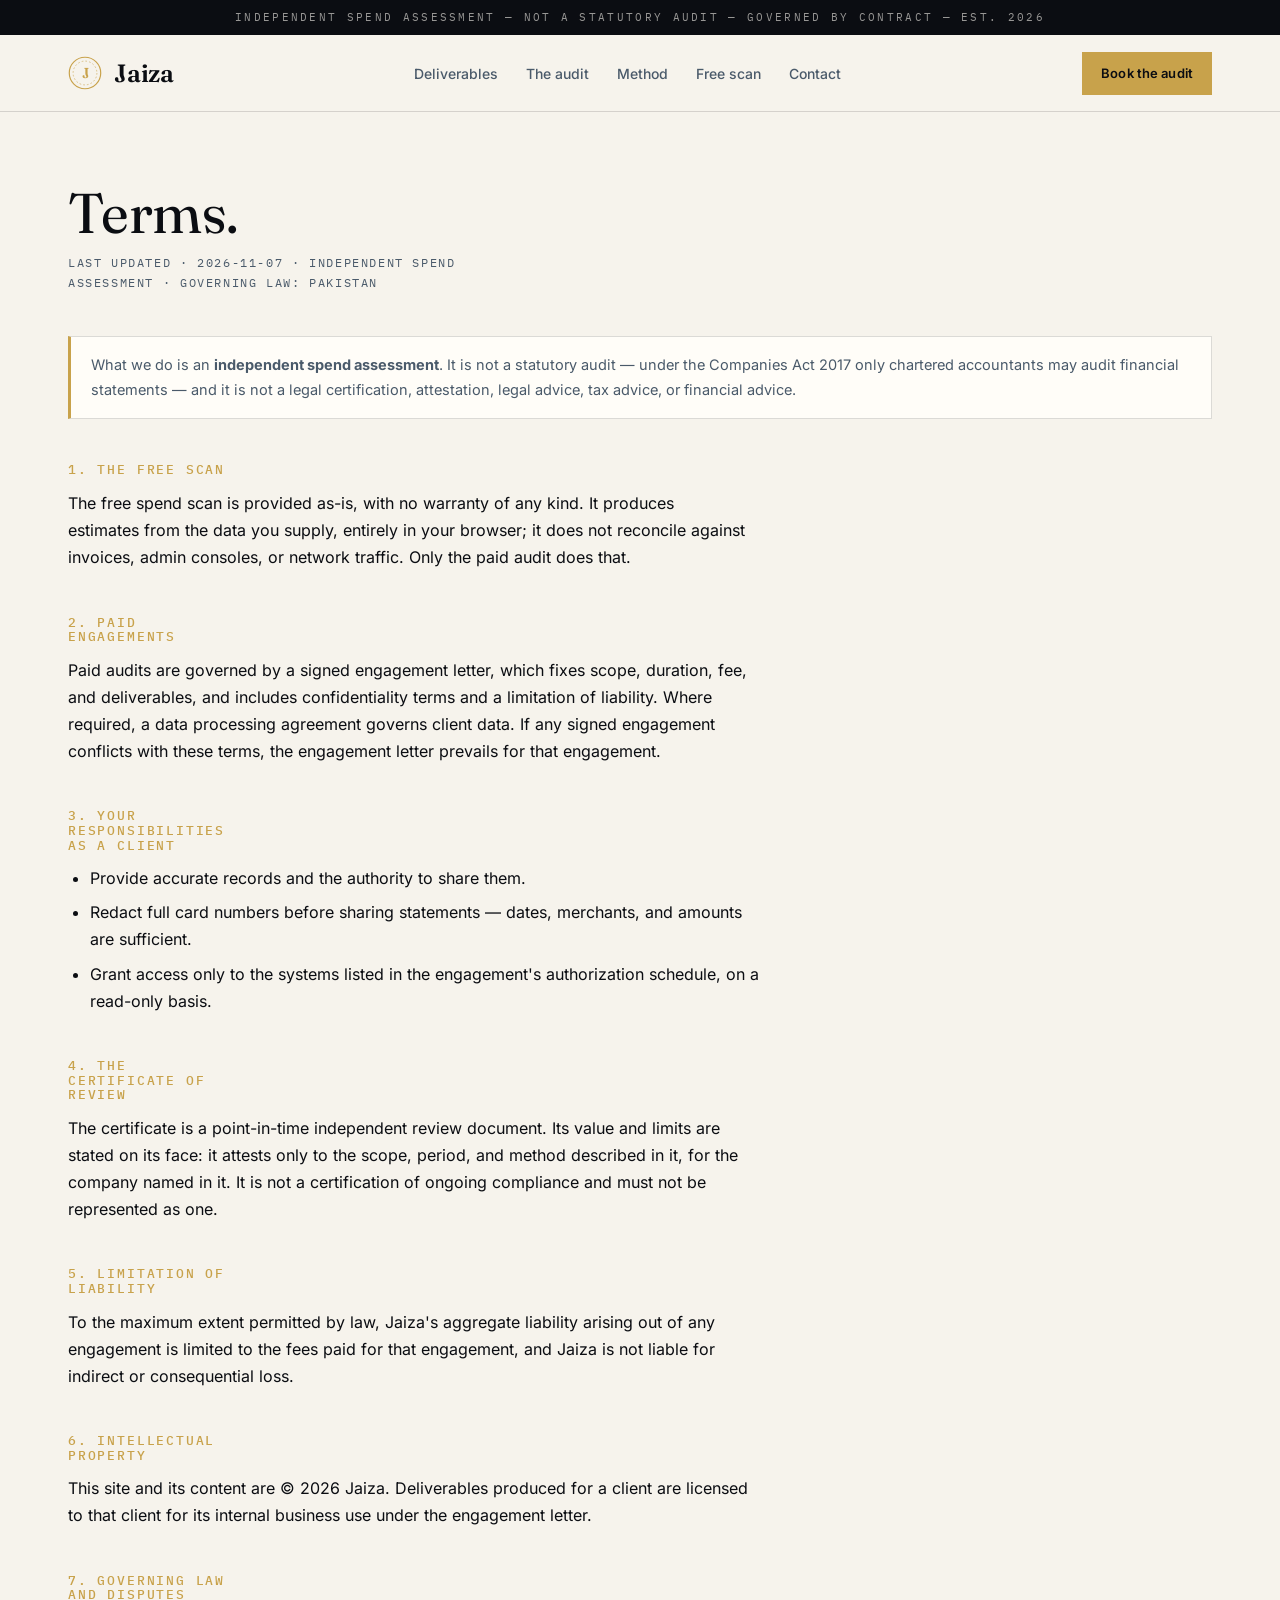
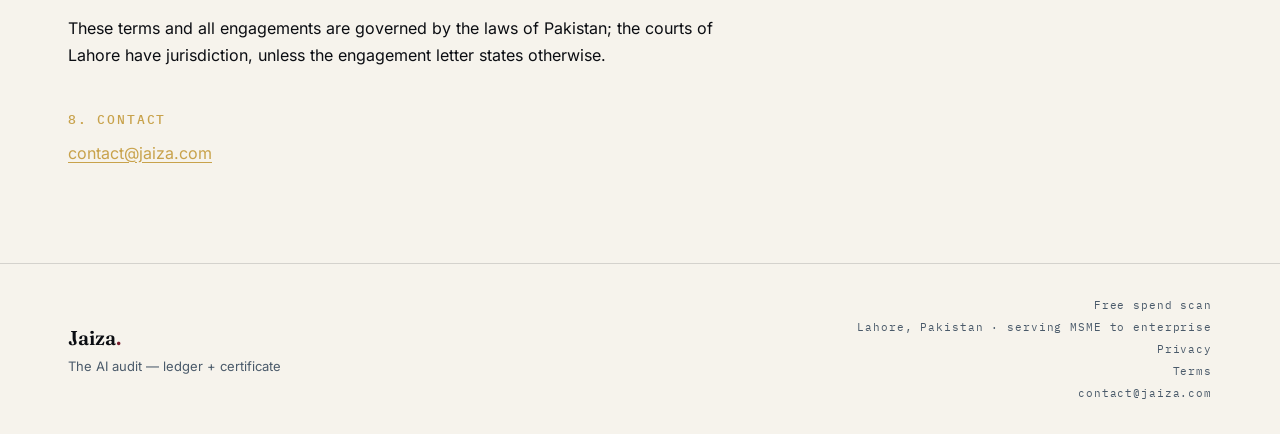
<file: terms.html>
<!DOCTYPE html>
<html lang="en">
<head>
    <meta charset="UTF-8">
    <meta name="viewport" content="width=device-width, initial-scale=1.0">
    <title>Jaiza — Terms</title>
    <meta name="description" content="Jaiza terms: what the free scan and the paid audit are — an independent spend assessment, not a statutory audit, not a legal certification.">
    <meta name="theme-color" content="#0B0D12">
    <link rel="icon" type="image/png" sizes="32x32" href="assets/favicon-32.png">
    <link rel="icon" type="image/png" sizes="16x16" href="assets/favicon-16.png">
    <link rel="apple-touch-icon" sizes="180x180" href="assets/apple-touch-icon.png">
    <link rel="stylesheet" href="assets/fonts/fonts.css">
    <link rel="stylesheet" href="styles.css">
</head>
<body>
    <a class="skip-link" href="#main">Skip to content</a>
    <div class="topline">INDEPENDENT SPEND ASSESSMENT — NOT A STATUTORY AUDIT — GOVERNED BY CONTRACT — EST. 2026</div>

    <header class="site-header" id="siteHeader">
        <div class="wrap header-in">
            <a class="brand" href="index.html" aria-label="Jaiza home">
                <svg width="34" height="34" viewBox="0 0 40 40" fill="none" aria-hidden="true">
                    <circle cx="20" cy="20" r="18.5" stroke="#C8A24B" stroke-width="1.4"/>
                    <circle cx="20" cy="20" r="14" stroke="#C8A24B" stroke-width=".7" stroke-dasharray="2 2.4"/>
                    <text x="20" y="26" text-anchor="middle" font-family="Fraunces,Georgia,serif" font-size="17" fill="#C8A24B">J</text>
                </svg>
                Jaiza
            </a>
            <nav class="main-nav" id="mainNav" aria-label="Main navigation">
                <ul>
                    <li><a href="index.html#deliverables">Deliverables</a></li>
                    <li><a href="index.html#audit">The audit</a></li>
                    <li><a href="index.html#method">Method</a></li>
                    <li><a href="scan.html">Free scan</a></li>
                    <li><a href="index.html#contact">Contact</a></li>
                </ul>
            </nav>
            <div class="nav-overlay" id="navOverlay"></div>
            <a href="index.html#contact" class="btn btn-bronze btn-sm header-cta">Book the audit</a>
            <button class="mobile-toggle" id="mobileToggle" aria-label="Toggle navigation" aria-expanded="false">
                <span></span><span></span><span></span>
            </button>
        </div>
    </header>

    <main id="main">
        <section class="legal-page">
            <div class="wrap">
                <h1>Terms.</h1>
                <p class="legal-updated">LAST UPDATED · 2026-11-07 · INDEPENDENT SPEND ASSESSMENT · GOVERNING LAW: PAKISTAN</p>

                <div class="legal-box">
                    <p>What we do is an <strong>independent spend assessment</strong>. It is not a statutory audit — under the Companies Act 2017 only chartered accountants may audit financial statements — and it is not a legal certification, attestation, legal advice, tax advice, or financial advice.</p>
                </div>

                <h2>1. The free scan</h2>
                <p>The free spend scan is provided as-is, with no warranty of any kind. It produces estimates from the data you supply, entirely in your browser; it does not reconcile against invoices, admin consoles, or network traffic. Only the paid audit does that.</p>

                <h2>2. Paid engagements</h2>
                <p>Paid audits are governed by a signed engagement letter, which fixes scope, duration, fee, and deliverables, and includes confidentiality terms and a limitation of liability. Where required, a data processing agreement governs client data. If any signed engagement conflicts with these terms, the engagement letter prevails for that engagement.</p>

                <h2>3. Your responsibilities as a client</h2>
                <ul>
                    <li>Provide accurate records and the authority to share them.</li>
                    <li>Redact full card numbers before sharing statements — dates, merchants, and amounts are sufficient.</li>
                    <li>Grant access only to the systems listed in the engagement's authorization schedule, on a read-only basis.</li>
                </ul>

                <h2>4. The certificate of review</h2>
                <p>The certificate is a point-in-time independent review document. Its value and limits are stated on its face: it attests only to the scope, period, and method described in it, for the company named in it. It is not a certification of ongoing compliance and must not be represented as one.</p>

                <h2>5. Limitation of liability</h2>
                <p>To the maximum extent permitted by law, Jaiza's aggregate liability arising out of any engagement is limited to the fees paid for that engagement, and Jaiza is not liable for indirect or consequential loss.</p>

                <h2>6. Intellectual property</h2>
                <p>This site and its content are © 2026 Jaiza. Deliverables produced for a client are licensed to that client for its internal business use under the engagement letter.</p>

                <h2>7. Governing law and disputes</h2>
                <p>These terms and all engagements are governed by the laws of Pakistan; the courts of Lahore have jurisdiction, unless the engagement letter states otherwise.</p>

                <h2>8. Contact</h2>
                <p><a href="mailto:contact@jaiza.com">contact@jaiza.com</a></p>
            </div>
        </section>
    </main>

    <footer class="site-footer">
        <div class="wrap footer-in">
            <div class="footer-brand">
                <span class="footer-logo">Jaiza<span>.</span></span>
                <span class="footer-tagline">The AI audit — ledger + certificate</span>
            </div>
            <div class="footer-meta">
                <a href="scan.html">Free spend scan</a>
                <span>Lahore, Pakistan · serving MSME to enterprise</span>
                <a href="privacy.html">Privacy</a>
                <a href="terms.html">Terms</a>
                <a href="mailto:contact@jaiza.com">contact@jaiza.com</a>
            </div>
        </div>
    </footer>

    <script src="script.js"></script>
</body>
</html>
</file>
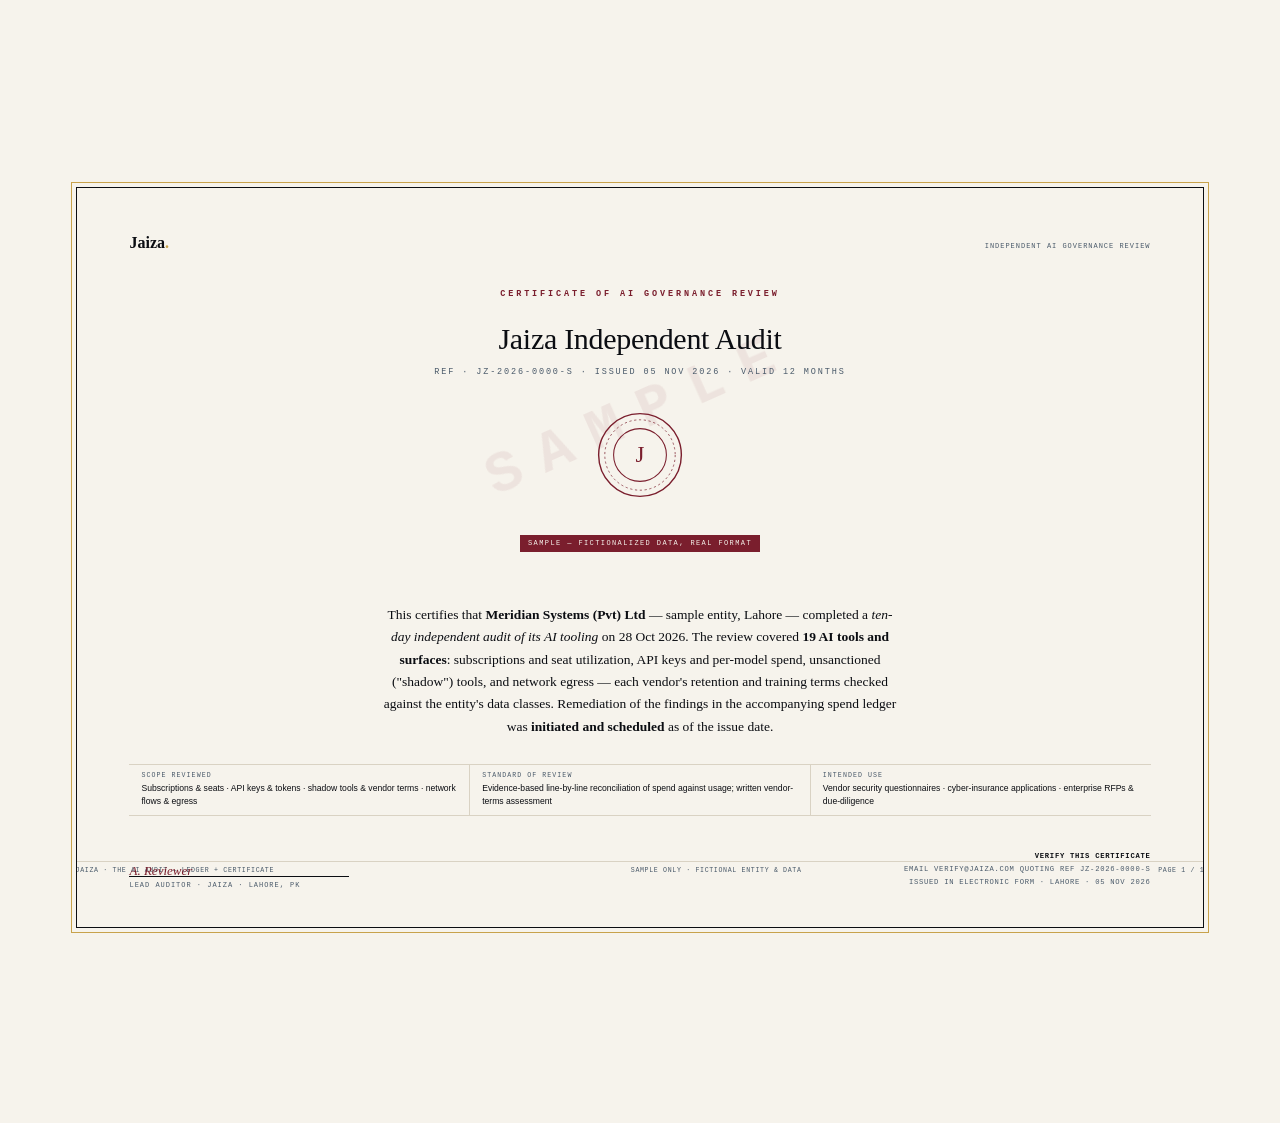
<file: samples-src/sample-certificate.html>
<!DOCTYPE html>
<html lang="en">
<head>
<meta charset="UTF-8">
<title>Jaiza — Sample Certificate of AI Governance Review</title>
<style>
    :root {
        --ink: #0B0D12;
        --paper: #F6F3EC;
        --bronze: #C8A24B;
        --wine: #7A1E2D;
        --muted: #4A5A6A;
    }
    @page { size: A4; margin: 0; }
    * { margin: 0; padding: 0; box-sizing: border-box; }
    body {
        font-family: 'Inter', sans-serif;
        color: var(--ink);
        background: var(--paper);
        position: relative;
    }
    .page { padding: 16mm 20mm 18mm; position: relative; height: 297mm; display: flex; flex-direction: column; justify-content: center; }
    .watermark {
        position: fixed; top: 46%; left: 50%;
        transform: translate(-50%, -50%) rotate(-24deg);
        font-family: 'IBM Plex Mono', monospace;
        font-size: 58px; font-weight: 600; letter-spacing: 0.35em;
        color: rgba(122, 30, 45, 0.07);
        white-space: nowrap; z-index: 0;
    }
    .z { position: relative; z-index: 1; }

    .frame {
        border: 1.4px solid var(--ink);
        outline: 0.5px solid var(--bronze);
        outline-offset: 4px;
        padding: 12mm 14mm 10mm;
        text-align: center;
    }
    .masthead {
        display: flex; justify-content: space-between; align-items: baseline;
        margin-bottom: 10mm;
    }
    .wordmark { font-family: 'Fraunces', serif; font-weight: 600; font-size: 16px; }
    .wordmark span { color: var(--bronze); }
    .mast-right { font-family: 'IBM Plex Mono', monospace; font-size: 7px; letter-spacing: 0.14em; color: var(--muted); }

    .over {
        font-family: 'IBM Plex Mono', monospace; font-size: 8.5px; font-weight: 600;
        letter-spacing: 0.34em; color: var(--wine); margin-bottom: 6mm;
    }
    h1 { font-family: 'Fraunces', serif; font-weight: 500; font-size: 30px; letter-spacing: -0.01em; margin-bottom: 3mm; }
    .ref { font-family: 'IBM Plex Mono', monospace; font-size: 8.5px; letter-spacing: 0.22em; color: var(--muted); margin-bottom: 9mm; }

    .seal { margin: 0 auto 8mm; display: block; }

    .grant { font-family: 'Fraunces', serif; font-size: 13.5px; font-weight: 400; line-height: 1.65; max-width: 138mm; margin: 0 auto 7mm; }
    .grant b { font-weight: 600; }
    .grant em { font-style: italic; }

    .scope { display: flex; text-align: left; border-top: 0.5px solid #D9D2C3; border-bottom: 0.5px solid #D9D2C3; margin-bottom: 8mm; }
    .scope-cell { flex: 1; padding: 7px 12px; border-right: 1px solid #D9D2C3; }
    .scope-cell:last-child { border-right: none; }
    .scope-label { font-family: 'IBM Plex Mono', monospace; font-size: 6.6px; letter-spacing: 0.16em; color: var(--muted); margin-bottom: 3px; }
    .scope-val { font-size: 8.6px; font-weight: 500; line-height: 1.5; }

    .sign-row { display: flex; justify-content: space-between; align-items: flex-end; margin-top: 9mm; text-align: left; }
    .sig .line { width: 58mm; border-bottom: 1px solid var(--ink); height: 14px; margin-bottom: 4px;
        font-family: 'Fraunces', serif; font-style: italic; font-size: 13px; color: var(--wine); }
    .sig .who { font-family: 'IBM Plex Mono', monospace; font-size: 7px; letter-spacing: 0.14em; color: var(--muted); }
    .verify { text-align: right; font-family: 'IBM Plex Mono', monospace; font-size: 7.2px; letter-spacing: 0.1em; color: var(--muted); line-height: 1.8; }
    .verify b { color: var(--ink); }

    .sample-tag {
        display: inline-block; margin-bottom: 8mm;
        background: var(--wine); color: #F6F3EC;
        font-family: 'IBM Plex Mono', monospace; font-size: 7px; letter-spacing: 0.2em;
        padding: 2.5px 8px;
    }
    .foot {
        position: fixed; bottom: 7mm; left: 20mm; right: 20mm;
        display: flex; justify-content: space-between;
        font-family: 'IBM Plex Mono', monospace; font-size: 6.6px; letter-spacing: 0.1em;
        color: var(--muted); border-top: 1px solid #D9D2C3; padding-top: 5px;
    }
</style>
</head>
<body>
    <div class="watermark">SAMPLE</div>
    <div class="page">
        <div class="frame z">
            <div class="masthead">
                <div class="wordmark">Jaiza<span>.</span></div>
                <div class="mast-right">INDEPENDENT AI GOVERNANCE REVIEW</div>
            </div>

            <p class="over">CERTIFICATE OF AI GOVERNANCE REVIEW</p>
            <h1>Jaiza Independent Audit</h1>
            <p class="ref">REF · JZ-2026-0000-S · ISSUED 05 NOV 2026 · VALID 12 MONTHS</p>

            <svg class="seal z" width="88" height="88" viewBox="0 0 100 100" fill="none">
                <circle cx="50" cy="50" r="47" stroke="#7A1E2D" stroke-width="1.6"/>
                <circle cx="50" cy="50" r="40" stroke="#7A1E2D" stroke-width=".8" stroke-dasharray="2.5 3"/>
                <circle cx="50" cy="50" r="30" stroke="#7A1E2D" stroke-width="1.2"/>
                <text x="50" y="58" text-anchor="middle" font-family="Fraunces,Georgia,serif" font-size="26" fill="#7A1E2D">J</text>
            </svg>

            <p class="grant z"><span class="sample-tag">SAMPLE — FICTIONALIZED DATA, REAL FORMAT</span><br><br>
            This certifies that <b>Meridian Systems (Pvt) Ltd</b> — sample entity, Lahore —
            completed a <em>ten-day independent audit of its AI tooling</em> on 28 Oct 2026.
            The review covered <b>19 AI tools and surfaces</b>: subscriptions and seat
            utilization, API keys and per-model spend, unsanctioned ("shadow") tools, and
            network egress — each vendor's retention and training terms checked against the
            entity's data classes. Remediation of the findings in the accompanying spend
            ledger was <b>initiated and scheduled</b> as of the issue date.</p>

            <div class="scope z">
                <div class="scope-cell">
                    <p class="scope-label">SCOPE REVIEWED</p>
                    <p class="scope-val">Subscriptions &amp; seats · API keys &amp; tokens · shadow tools &amp; vendor terms · network flows &amp; egress</p>
                </div>
                <div class="scope-cell">
                    <p class="scope-label">STANDARD OF REVIEW</p>
                    <p class="scope-val">Evidence-based line-by-line reconciliation of spend against usage; written vendor-terms assessment</p>
                </div>
                <div class="scope-cell">
                    <p class="scope-label">INTENDED USE</p>
                    <p class="scope-val">Vendor security questionnaires · cyber-insurance applications · enterprise RFPs &amp; due-diligence</p>
                </div>
            </div>

            <div class="sign-row z">
                <div class="sig">
                    <div class="line">A. Reviewer</div>
                    <p class="who">LEAD AUDITOR · JAIZA · LAHORE, PK</p>
                </div>
                <div class="verify">
                    <b>VERIFY THIS CERTIFICATE</b><br>
                    EMAIL VERIFY@JAIZA.COM QUOTING REF JZ-2026-0000-S<br>
                    ISSUED IN ELECTRONIC FORM · LAHORE · 05 NOV 2026
                </div>
            </div>
        </div>
    </div>
    <div class="foot">
        <span>JAIZA · THE AI AUDIT — LEDGER + CERTIFICATE</span>
        <span>SAMPLE ONLY · FICTIONAL ENTITY &amp; DATA</span>
        <span>PAGE 1 / 1</span>
    </div>
</body>
</html>
</file>
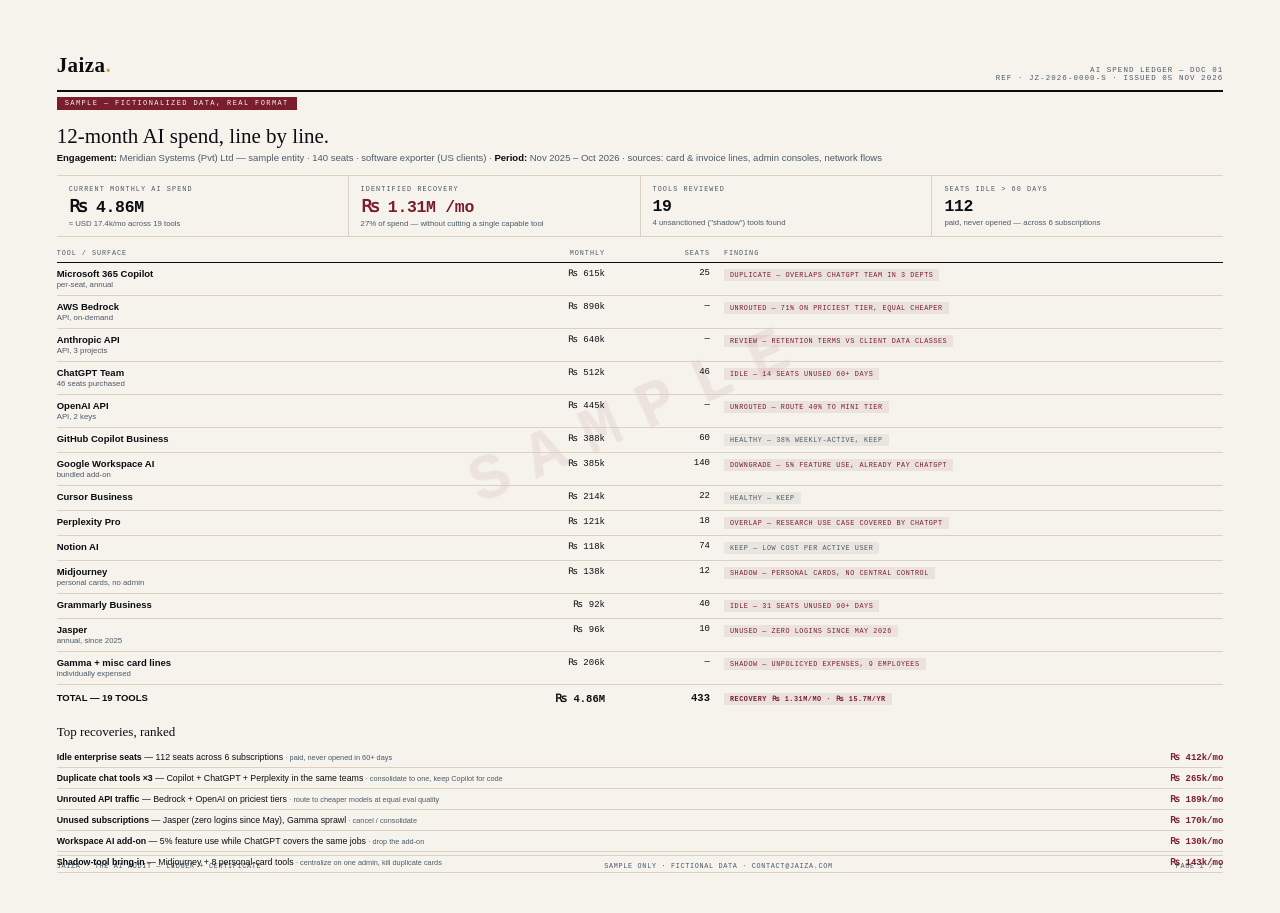
<file: samples-src/sample-ledger.html>
<!DOCTYPE html>
<html lang="en">
<head>
<meta charset="UTF-8">
<title>Jaiza — Sample AI Spend Ledger</title>
<style>
    :root {
        --ink: #0B0D12;
        --paper: #F6F3EC;
        --bronze: #C8A24B;
        --wine: #7A1E2D;
        --muted: #4A5A6A;
    }
    @page { size: A4; margin: 0; }
    * { margin: 0; padding: 0; box-sizing: border-box; }
    body {
        font-family: 'Inter', sans-serif;
        font-size: 9.5px;
        color: var(--ink);
        background: var(--paper);
        position: relative;
    }
    .page { padding: 14mm 15mm 12mm; }
    .watermark {
        position: fixed; top: 46%; left: 50%;
        transform: translate(-50%, -50%) rotate(-24deg);
        font-family: 'IBM Plex Mono', monospace;
        font-size: 64px; font-weight: 600; letter-spacing: 0.35em;
        color: rgba(122, 30, 45, 0.07);
        white-space: nowrap; z-index: 0;
    }
    .z { position: relative; z-index: 1; }

    .masthead {
        display: flex; justify-content: space-between; align-items: baseline;
        border-bottom: 2.5px solid var(--ink); padding-bottom: 8px;
    }
    .wordmark { font-family: 'Fraunces', serif; font-weight: 600; font-size: 21px; letter-spacing: 0.02em; }
    .wordmark span { color: var(--bronze); }
    .masthead-right { font-family: 'IBM Plex Mono', monospace; font-size: 7.5px; letter-spacing: 0.14em; color: var(--muted); text-align: right; }
    .sample-tag {
        display: inline-block; margin-top: 5px;
        background: var(--wine); color: #F6F3EC;
        font-family: 'IBM Plex Mono', monospace; font-size: 7px; letter-spacing: 0.2em;
        padding: 2.5px 8px;
    }

    h1 { font-family: 'Fraunces', serif; font-weight: 500; font-size: 21px; margin: 14px 0 3px; }
    .sub { color: var(--muted); font-size: 9.5px; margin-bottom: 12px; }
    .sub b { color: var(--ink); font-weight: 600; }

    .summary { display: flex; border-top: 1px solid #D9D2C3; border-bottom: 1px solid #D9D2C3; }
    .sum-cell { flex: 1; padding: 9px 12px 8px; border-right: 1px solid #D9D2C3; }
    .sum-cell:last-child { border-right: none; }
    .sum-label { font-family: 'IBM Plex Mono', monospace; font-size: 6.8px; letter-spacing: 0.16em; color: var(--muted); margin-bottom: 4px; }
    .sum-val { font-family: 'IBM Plex Mono', monospace; font-weight: 600; font-size: 16.5px; letter-spacing: -0.02em; }
    .sum-note { font-size: 7.8px; color: var(--muted); margin-top: 2px; }
    .recovery { color: var(--wine); }

    table { width: 100%; border-collapse: collapse; margin-top: 12px; }
    th {
        font-family: 'IBM Plex Mono', monospace; font-size: 6.8px; font-weight: 500;
        letter-spacing: 0.14em; color: var(--muted); text-align: left;
        border-bottom: 1.5px solid var(--ink); padding: 0 6px 5px 0;
    }
    th.num, td.num { text-align: right; padding-right: 0; }
    th:last-child, td:last-child { padding-left: 14px; }
    td { padding: 5.5px 6px 5.5px 0; border-bottom: 0.5px solid #D9D2C3; vertical-align: top; }
    td.tool { font-weight: 600; font-size: 9.5px; }
    td.tool small { display: block; font-weight: 400; font-size: 7.8px; color: var(--muted); margin-top: 1px; }
    td.num { font-family: 'IBM Plex Mono', monospace; font-size: 9px; }
    .finding { display: inline-block; font-family: 'IBM Plex Mono', monospace; font-size: 6.8px; letter-spacing: 0.08em; padding: 2px 6px; background: rgba(122, 30, 45, 0.08); color: var(--wine); }
    .finding.ok { background: rgba(11, 13, 18, 0.05); color: var(--muted); }
    tr.total td { border-top: 1.5px solid var(--ink); border-bottom: none; font-weight: 600; padding-top: 7px; }
    tr.total td.num { font-size: 10.5px; }

    .findings-h { font-family: 'Fraunces', serif; font-weight: 500; font-size: 13px; margin: 14px 0 7px; }
    .findings { display: flex; flex-direction: column; }
    .f-row { display: flex; justify-content: space-between; align-items: baseline; padding: 4.5px 0; border-bottom: 0.5px solid #D9D2C3; gap: 10px; }
    .f-row p { flex: 1; font-size: 8.8px; }
    .f-row p b { font-weight: 600; }
    .f-row p small { color: var(--muted); }
    .f-amt { font-family: 'IBM Plex Mono', monospace; font-weight: 600; font-size: 9px; color: var(--wine); white-space: nowrap; }

    .foot {
        position: fixed; bottom: 8mm; left: 15mm; right: 15mm;
        display: flex; justify-content: space-between;
        font-family: 'IBM Plex Mono', monospace; font-size: 6.8px; letter-spacing: 0.1em;
        color: var(--muted); border-top: 1px solid #D9D2C3; padding-top: 6px;
    }
</style>
</head>
<body>
    <div class="watermark">SAMPLE</div>
    <div class="page">
        <div class="masthead z">
            <div class="wordmark">Jaiza<span>.</span></div>
            <div class="masthead-right">
                AI SPEND LEDGER — DOC 01<br>
                REF · JZ-2026-0000-S · ISSUED 05 NOV 2026
            </div>
        </div>
        <div class="z"><span class="sample-tag">SAMPLE — FICTIONALIZED DATA, REAL FORMAT</span></div>

        <h1 class="z">12-month AI spend, line by line.</h1>
        <p class="sub z"><b>Engagement:</b> Meridian Systems (Pvt) Ltd — sample entity · 140 seats · software exporter (US clients) · <b>Period:</b> Nov 2025 – Oct 2026 · sources: card &amp; invoice lines, admin consoles, network flows</p>

        <div class="summary z">
            <div class="sum-cell">
                <p class="sum-label">CURRENT MONTHLY AI SPEND</p>
                <p class="sum-val">₨ 4.86M</p>
                <p class="sum-note">≈ USD 17.4k/mo across 19 tools</p>
            </div>
            <div class="sum-cell">
                <p class="sum-label">IDENTIFIED RECOVERY</p>
                <p class="sum-val recovery">₨ 1.31M /mo</p>
                <p class="sum-note">27% of spend — without cutting a single capable tool</p>
            </div>
            <div class="sum-cell">
                <p class="sum-label">TOOLS REVIEWED</p>
                <p class="sum-val">19</p>
                <p class="sum-note">4 unsanctioned ("shadow") tools found</p>
            </div>
            <div class="sum-cell">
                <p class="sum-label">SEATS IDLE &gt; 60 DAYS</p>
                <p class="sum-val">112</p>
                <p class="sum-note">paid, never opened — across 6 subscriptions</p>
            </div>
        </div>

        <table class="z">
            <thead>
                <tr>
                    <th style="width:34%">TOOL / SURFACE</th>
                    <th class="num" style="width:13%">MONTHLY</th>
                    <th class="num" style="width:9%">SEATS</th>
                    <th style="width:44%">FINDING</th>
                </tr>
            </thead>
            <tbody>
                <tr><td class="tool">Microsoft 365 Copilot<small>per-seat, annual</small></td><td class="num">₨ 615k</td><td class="num">25</td><td><span class="finding">DUPLICATE — OVERLAPS CHATGPT TEAM IN 3 DEPTS</span></td></tr>
                <tr><td class="tool">AWS Bedrock<small>API, on-demand</small></td><td class="num">₨ 890k</td><td class="num">—</td><td><span class="finding">UNROUTED — 71% ON PRICIEST TIER, EQUAL CHEAPER</span></td></tr>
                <tr><td class="tool">Anthropic API<small>API, 3 projects</small></td><td class="num">₨ 640k</td><td class="num">—</td><td><span class="finding">REVIEW — RETENTION TERMS VS CLIENT DATA CLASSES</span></td></tr>
                <tr><td class="tool">ChatGPT Team<small>46 seats purchased</small></td><td class="num">₨ 512k</td><td class="num">46</td><td><span class="finding">IDLE — 14 SEATS UNUSED 60+ DAYS</span></td></tr>
                <tr><td class="tool">OpenAI API<small>API, 2 keys</small></td><td class="num">₨ 445k</td><td class="num">—</td><td><span class="finding">UNROUTED — ROUTE 40% TO MINI TIER</span></td></tr>
                <tr><td class="tool">GitHub Copilot Business</td><td class="num">₨ 388k</td><td class="num">60</td><td><span class="finding ok">HEALTHY — 38% WEEKLY-ACTIVE, KEEP</span></td></tr>
                <tr><td class="tool">Google Workspace AI<small>bundled add-on</small></td><td class="num">₨ 385k</td><td class="num">140</td><td><span class="finding">DOWNGRADE — 5% FEATURE USE, ALREADY PAY CHATGPT</span></td></tr>
                <tr><td class="tool">Cursor Business</td><td class="num">₨ 214k</td><td class="num">22</td><td><span class="finding ok">HEALTHY — KEEP</span></td></tr>
                <tr><td class="tool">Perplexity Pro</td><td class="num">₨ 121k</td><td class="num">18</td><td><span class="finding">OVERLAP — RESEARCH USE CASE COVERED BY CHATGPT</span></td></tr>
                <tr><td class="tool">Notion AI</td><td class="num">₨ 118k</td><td class="num">74</td><td><span class="finding ok">KEEP — LOW COST PER ACTIVE USER</span></td></tr>
                <tr><td class="tool">Midjourney<small>personal cards, no admin</small></td><td class="num">₨ 138k</td><td class="num">12</td><td><span class="finding">SHADOW — PERSONAL CARDS, NO CENTRAL CONTROL</span></td></tr>
                <tr><td class="tool">Grammarly Business</td><td class="num">₨ 92k</td><td class="num">40</td><td><span class="finding">IDLE — 31 SEATS UNUSED 90+ DAYS</span></td></tr>
                <tr><td class="tool">Jasper<small>annual, since 2025</small></td><td class="num">₨ 96k</td><td class="num">10</td><td><span class="finding">UNUSED — ZERO LOGINS SINCE MAY 2026</span></td></tr>
                <tr><td class="tool">Gamma + misc card lines<small>individually expensed</small></td><td class="num">₨ 206k</td><td class="num">—</td><td><span class="finding">SHADOW — UNPOLICYED EXPENSES, 9 EMPLOYEES</span></td></tr>
                <tr class="total"><td class="tool">TOTAL — 19 TOOLS</td><td class="num">₨ 4.86M</td><td class="num">433</td><td><span class="finding">RECOVERY ₨ 1.31M/MO · ₨ 15.7M/YR</span></td></tr>
            </tbody>
        </table>

        <h2 class="findings-h z">Top recoveries, ranked</h2>
        <div class="findings z">
            <div class="f-row"><p><b>Idle enterprise seats</b> — 112 seats across 6 subscriptions <small>· paid, never opened in 60+ days</small></p><span class="f-amt">₨ 412k/mo</span></div>
            <div class="f-row"><p><b>Duplicate chat tools ×3</b> — Copilot + ChatGPT + Perplexity in the same teams <small>· consolidate to one, keep Copilot for code</small></p><span class="f-amt">₨ 265k/mo</span></div>
            <div class="f-row"><p><b>Unrouted API traffic</b> — Bedrock + OpenAI on priciest tiers <small>· route to cheaper models at equal eval quality</small></p><span class="f-amt">₨ 189k/mo</span></div>
            <div class="f-row"><p><b>Unused subscriptions</b> — Jasper (zero logins since May), Gamma sprawl <small>· cancel / consolidate</small></p><span class="f-amt">₨ 170k/mo</span></div>
            <div class="f-row"><p><b>Workspace AI add-on</b> — 5% feature use while ChatGPT covers the same jobs <small>· drop the add-on</small></p><span class="f-amt">₨ 130k/mo</span></div>
            <div class="f-row"><p><b>Shadow-tool bring-in</b> — Midjourney + 8 personal-card tools <small>· centralize on one admin, kill duplicate cards</small></p><span class="f-amt">₨ 143k/mo</span></div>
        </div>
    </div>
    <div class="foot">
        <span>JAIZA · THE AI AUDIT — LEDGER + CERTIFICATE</span>
        <span>SAMPLE ONLY · FICTIONAL DATA · CONTACT@JAIZA.COM</span>
        <span>PAGE 1 / 1</span>
    </div>
</body>
</html>
</file>
<file: assets/fonts/fonts.css>
@font-face {
  font-family: 'Fraunces';
  font-style: italic;
  font-weight: 300 500;
  font-display: swap;
  src: url(fraunces-italic-300-500.woff2) format('woff2');
  unicode-range: U+0100-02BA, U+02BD-02C5, U+02C7-02CC, U+02CE-02D7, U+02DD-02FF, U+0304, U+0308, U+0329, U+1D00-1DBF, U+1E00-1E9F, U+1EF2-1EFF, U+2020, U+20A0-20AB, U+20AD-20C4, U+2113, U+2C60-2C7F, U+A720-A7FF;
}
@font-face {
  font-family: 'Fraunces';
  font-style: italic;
  font-weight: 300 500;
  font-display: swap;
  src: url(fraunces-italic-300-500.woff2) format('woff2');
  unicode-range: U+0000-00FF, U+0131, U+0152-0153, U+02BB-02BC, U+02C6, U+02DA, U+02DC, U+0304, U+0308, U+0329, U+2000-206F, U+20AC, U+2122, U+2191, U+2193, U+2212, U+2215, U+FEFF, U+FFFD;
}
@font-face {
  font-family: 'Fraunces';
  font-style: normal;
  font-weight: 300 600;
  font-display: swap;
  src: url(fraunces-normal-300-600.woff2) format('woff2');
  unicode-range: U+0100-02BA, U+02BD-02C5, U+02C7-02CC, U+02CE-02D7, U+02DD-02FF, U+0304, U+0308, U+0329, U+1D00-1DBF, U+1E00-1E9F, U+1EF2-1EFF, U+2020, U+20A0-20AB, U+20AD-20C4, U+2113, U+2C60-2C7F, U+A720-A7FF;
}
@font-face {
  font-family: 'Fraunces';
  font-style: normal;
  font-weight: 300 600;
  font-display: swap;
  src: url(fraunces-normal-300-600.woff2) format('woff2');
  unicode-range: U+0000-00FF, U+0131, U+0152-0153, U+02BB-02BC, U+02C6, U+02DA, U+02DC, U+0304, U+0308, U+0329, U+2000-206F, U+20AC, U+2122, U+2191, U+2193, U+2212, U+2215, U+FEFF, U+FFFD;
}
@font-face {
  font-family: 'IBM Plex Mono';
  font-style: normal;
  font-weight: 400;
  font-display: swap;
  src: url(ibm-plex-mono-normal-400.woff2) format('woff2');
  unicode-range: U+0100-02BA, U+02BD-02C5, U+02C7-02CC, U+02CE-02D7, U+02DD-02FF, U+0304, U+0308, U+0329, U+1D00-1DBF, U+1E00-1E9F, U+1EF2-1EFF, U+2020, U+20A0-20AB, U+20AD-20C4, U+2113, U+2C60-2C7F, U+A720-A7FF;
}
@font-face {
  font-family: 'IBM Plex Mono';
  font-style: normal;
  font-weight: 400;
  font-display: swap;
  src: url(ibm-plex-mono-normal-400.woff2) format('woff2');
  unicode-range: U+0000-00FF, U+0131, U+0152-0153, U+02BB-02BC, U+02C6, U+02DA, U+02DC, U+0304, U+0308, U+0329, U+2000-206F, U+20AC, U+2122, U+2191, U+2193, U+2212, U+2215, U+FEFF, U+FFFD;
}
@font-face {
  font-family: 'IBM Plex Mono';
  font-style: normal;
  font-weight: 500;
  font-display: swap;
  src: url(ibm-plex-mono-normal-500.woff2) format('woff2');
  unicode-range: U+0100-02BA, U+02BD-02C5, U+02C7-02CC, U+02CE-02D7, U+02DD-02FF, U+0304, U+0308, U+0329, U+1D00-1DBF, U+1E00-1E9F, U+1EF2-1EFF, U+2020, U+20A0-20AB, U+20AD-20C4, U+2113, U+2C60-2C7F, U+A720-A7FF;
}
@font-face {
  font-family: 'IBM Plex Mono';
  font-style: normal;
  font-weight: 500;
  font-display: swap;
  src: url(ibm-plex-mono-normal-500.woff2) format('woff2');
  unicode-range: U+0000-00FF, U+0131, U+0152-0153, U+02BB-02BC, U+02C6, U+02DA, U+02DC, U+0304, U+0308, U+0329, U+2000-206F, U+20AC, U+2122, U+2191, U+2193, U+2212, U+2215, U+FEFF, U+FFFD;
}
@font-face {
  font-family: 'IBM Plex Mono';
  font-style: normal;
  font-weight: 600;
  font-display: swap;
  src: url(ibm-plex-mono-normal-600.woff2) format('woff2');
  unicode-range: U+0100-02BA, U+02BD-02C5, U+02C7-02CC, U+02CE-02D7, U+02DD-02FF, U+0304, U+0308, U+0329, U+1D00-1DBF, U+1E00-1E9F, U+1EF2-1EFF, U+2020, U+20A0-20AB, U+20AD-20C4, U+2113, U+2C60-2C7F, U+A720-A7FF;
}
@font-face {
  font-family: 'IBM Plex Mono';
  font-style: normal;
  font-weight: 600;
  font-display: swap;
  src: url(ibm-plex-mono-normal-600.woff2) format('woff2');
  unicode-range: U+0000-00FF, U+0131, U+0152-0153, U+02BB-02BC, U+02C6, U+02DA, U+02DC, U+0304, U+0308, U+0329, U+2000-206F, U+20AC, U+2122, U+2191, U+2193, U+2212, U+2215, U+FEFF, U+FFFD;
}
@font-face {
  font-family: 'Inter';
  font-style: normal;
  font-weight: 400 800;
  font-display: swap;
  src: url(inter-normal-400-800.woff2) format('woff2');
  unicode-range: U+0100-02BA, U+02BD-02C5, U+02C7-02CC, U+02CE-02D7, U+02DD-02FF, U+0304, U+0308, U+0329, U+1D00-1DBF, U+1E00-1E9F, U+1EF2-1EFF, U+2020, U+20A0-20AB, U+20AD-20C4, U+2113, U+2C60-2C7F, U+A720-A7FF;
}
@font-face {
  font-family: 'Inter';
  font-style: normal;
  font-weight: 400 800;
  font-display: swap;
  src: url(inter-normal-400-800.woff2) format('woff2');
  unicode-range: U+0000-00FF, U+0131, U+0152-0153, U+02BB-02BC, U+02C6, U+02DA, U+02DC, U+0304, U+0308, U+0329, U+2000-206F, U+20AC, U+2122, U+2191, U+2193, U+2212, U+2215, U+FEFF, U+FFFD;
}
</file>
<file: styles.css>
/*
    Jaiza | The AI Audit — ledger + certificate
    2026 premium redesign: near-black ink · ivory paper · champagne bronze · oxblood seal
    Zero-build static site. One stylesheet.
*/

:root {
    --ink: #0B0D12;          /* near-black, warmer than pure #000 */
    --ink-2: #12151D;        /* raised dark surface */
    --paper: #F6F3EC;        /* ivory */
    --card: #FFFDF8;
    --muted: #4A5A6A;        /* light-bg muted (>=4.5:1 on paper) */
    --muted-dark: #9AA7B8;   /* dark-bg muted (>=4.5:1 on ink) */
    --wine: #7A1E2D;         /* oxblood seal */
    --bronze: #C8A24B;       /* champagne bronze accent */
    --bronze-hi: #E0C078;
    --line: rgba(11, 13, 18, 0.14);
    --line-soft: rgba(11, 13, 18, 0.08);
    --line-dark: rgba(246, 243, 236, 0.14);

    --serif: 'Fraunces', Georgia, serif;
    --body: 'Inter', system-ui, sans-serif;
    --mono: 'IBM Plex Mono', ui-monospace, monospace;

    --max: 1200px;
    --header-h: 76px;
    --ease: cubic-bezier(0.22, 1, 0.36, 1);
}

*, *::before, *::after { box-sizing: border-box; margin: 0; padding: 0; }

@media (prefers-reduced-motion: reduce) {
    *, *::before, *::after {
        animation-duration: 0.01ms !important;
        animation-iteration-count: 1 !important;
        transition-duration: 0.01ms !important;
        scroll-behavior: auto !important;
    }
}

html { scroll-behavior: smooth; scroll-padding-top: calc(var(--header-h) + 16px); }

body {
    background: var(--paper);
    color: var(--ink);
    font-family: var(--body);
    line-height: 1.65;
    font-size: 16px;
    -webkit-font-smoothing: antialiased;
    overflow-x: hidden;
}

.wrap { width: 100%; max-width: var(--max); margin: 0 auto; padding: 0 28px; }

a { color: inherit; text-decoration: none; }

.skip-link {
    position: absolute; left: -9999px; top: 0;
    background: var(--ink); color: var(--paper);
    padding: 10px 18px; z-index: 999; font-size: 14px;
}
.skip-link:focus { left: 12px; top: 12px; }

a:focus-visible, button:focus-visible, input:focus-visible,
select:focus-visible, textarea:focus-visible {
    outline: 2px solid var(--wine);
    outline-offset: 3px;
}

::selection { background: rgba(122, 30, 45, 0.18); }

/* ---------- topline + header ---------- */

.topline {
    background: var(--ink);
    color: rgba(246, 243, 236, 0.6);
    padding: 9px 16px;
    text-align: center;
    font-family: var(--mono);
    font-size: 10.5px;
    letter-spacing: 0.22em;
}

.site-header {
    position: sticky;
    top: 0;
    z-index: 100;
    background: rgba(246, 243, 236, 0.88);
    backdrop-filter: blur(14px);
    -webkit-backdrop-filter: blur(14px);
    border-bottom: 1px solid var(--line);
    transition: box-shadow 0.3s var(--ease);
}

.site-header.scrolled { box-shadow: 0 10px 34px rgba(11, 13, 18, 0.08); }

.header-in {
    display: flex;
    align-items: center;
    justify-content: space-between;
    height: var(--header-h);
    gap: 20px;
}

.brand {
    display: flex;
    align-items: center;
    gap: 12px;
    font-family: var(--serif);
    font-size: 25px;
    font-weight: 600;
    letter-spacing: -0.01em;
}

.main-nav ul { list-style: none; display: flex; gap: 28px; }

.main-nav a {
    font-size: 14px;
    font-weight: 500;
    color: var(--muted);
    transition: color 0.2s var(--ease);
    position: relative;
}
.main-nav a::after {
    content: '';
    position: absolute; left: 0; bottom: -4px;
    width: 0; height: 1px; background: var(--wine);
    transition: width 0.25s var(--ease);
}
.main-nav a:hover { color: var(--ink); }
.main-nav a:hover::after { width: 100%; }

.nav-overlay {
    display: none;
    position: fixed; inset: 0;
    background: rgba(11, 13, 18, 0.5);
    z-index: 150;
    opacity: 0;
    transition: opacity 0.3s var(--ease);
}
.nav-overlay.active { display: block; opacity: 1; }

.mobile-toggle {
    display: none;
    background: none; border: none; cursor: pointer;
    padding: 8px; color: var(--ink);
}
.mobile-toggle span {
    display: block; width: 20px; height: 2px;
    background: currentColor; margin: 4px 0; border-radius: 1px;
    transition: 0.25s var(--ease);
}
.mobile-toggle.active span:nth-child(1) { transform: rotate(45deg) translate(4px, 4px); }
.mobile-toggle.active span:nth-child(2) { opacity: 0; }
.mobile-toggle.active span:nth-child(3) { transform: rotate(-45deg) translate(4px, -4px); }

/* ---------- buttons ---------- */

.btn {
    display: inline-flex;
    align-items: center;
    justify-content: center;
    gap: 8px;
    padding: 14px 26px;
    font-family: var(--body);
    font-size: 14px;
    font-weight: 600;
    letter-spacing: 0.01em;
    border: 1px solid var(--ink);
    background: var(--ink);
    color: var(--paper);
    cursor: pointer;
    transition: background 0.2s var(--ease), border-color 0.2s var(--ease),
                color 0.2s var(--ease), transform 0.2s var(--ease);
}
.btn:hover { transform: translateY(-1px); }
.btn:active { transform: translateY(0); }

.btn-ink:hover { background: var(--wine); border-color: var(--wine); color: #fff; }

.btn-bronze {
    background: var(--bronze);
    border-color: var(--bronze);
    color: var(--ink);
}
.btn-bronze:hover { background: var(--bronze-hi); border-color: var(--bronze-hi); color: var(--ink); }

.btn-ghost { background: transparent; color: var(--ink); }
.btn-ghost:hover { background: transparent; border-color: var(--wine); color: var(--wine); }

.btn-ghost-dark {
    background: transparent;
    color: rgba(246, 243, 236, 0.85);
    border-color: rgba(246, 243, 236, 0.35);
}
.btn-ghost-dark:hover {
    background: transparent;
    border-color: var(--bronze);
    color: var(--bronze);
}

.btn-sm { padding: 10px 18px; font-size: 13px; }
.btn-block { width: 100%; }

/* ---------- hero (dark, split) ---------- */

.hero {
    background:
        radial-gradient(1100px 500px at 85% -10%, rgba(200, 162, 75, 0.10), transparent 60%),
        linear-gradient(rgba(246,243,236,0.025) 1px, transparent 1px),
        linear-gradient(90deg, rgba(246,243,236,0.025) 1px, transparent 1px),
        var(--ink);
    background-size: auto, 56px 56px, 56px 56px, auto;
    color: var(--paper);
    padding: 96px 0 88px;
    border-bottom: 1px solid var(--line-dark);
}

.hero-grid {
    display: grid;
    grid-template-columns: 1.05fr 0.95fr;
    gap: 64px;
    align-items: center;
}

.eyebrow {
    font-family: var(--mono);
    font-size: 11px;
    letter-spacing: 0.24em;
    color: var(--bronze);
    margin-bottom: 26px;
}

h1 {
    font-family: var(--serif);
    font-weight: 400;
    font-size: clamp(38px, 5.2vw, 60px);
    line-height: 1.06;
    letter-spacing: -0.02em;
    margin-bottom: 24px;
}
h1 em { font-style: italic; color: var(--bronze); }

.sub {
    color: var(--muted-dark);
    font-size: 17px;
    max-width: 54ch;
    margin-bottom: 34px;
}

.cta-row { display: flex; gap: 14px; flex-wrap: wrap; margin-bottom: 18px; }
.cta-row.left { justify-content: flex-start; }

.micro {
    font-family: var(--mono);
    font-size: 10.5px;
    letter-spacing: 0.1em;
    color: rgba(246, 243, 236, 0.45);
}

/* hero visual: layered document duo */
.hero-visual { position: relative; min-height: 420px; }

.hv-ledger {
    background: var(--ink-2);
    border: 1px solid var(--line-dark);
    color: #F4F6F8;
    padding: 24px 24px 18px;
    box-shadow: 0 40px 90px rgba(0, 0, 0, 0.5);
    transform: rotate(-1.2deg);
}
.hv-cert {
    position: absolute;
    right: -8px; bottom: -34px;
    width: 62%;
    background: var(--card);
    color: var(--ink);
    border: 1px solid var(--line);
    outline: 1px solid var(--line);
    outline-offset: 5px;
    padding: 30px 30px 56px;
    box-shadow: 0 30px 70px rgba(0, 0, 0, 0.45);
    transform: rotate(1.6deg);
}
.hv-cert .over {
    font-family: var(--mono); font-size: 9px; letter-spacing: 0.24em;
    color: var(--muted); text-align: center;
}
.hv-cert h3 {
    font-family: var(--serif); font-weight: 500; font-size: 21px;
    text-align: center; margin: 14px 0 4px;
}
.hv-cert .ref {
    font-family: var(--mono); font-size: 11px; text-align: center;
    color: var(--wine); letter-spacing: 0.12em; margin-bottom: 20px;
}
.hv-cert .ln { height: 8px; background: rgba(11, 13, 18, 0.08); margin-bottom: 10px; }
.hv-cert .ln.w60 { width: 60%; } .hv-cert .ln.w80 { width: 80%; } .hv-cert .ln.w40 { width: 40%; }
.hv-cert .seal { position: absolute; right: 22px; bottom: 16px; }

.hv-recovery {
    display: inline-block;
    margin-top: 14px;
    background: var(--bronze);
    color: var(--ink);
    font-family: var(--mono);
    font-weight: 600;
    font-size: 11.5px;
    padding: 7px 12px;
}

/* ---------- trust strip ---------- */

.trust { border-bottom: 1px solid var(--line); padding: 26px 0; }
.trust-label {
    text-align: center;
    font-family: var(--mono);
    font-size: 10px;
    letter-spacing: 0.22em;
    color: var(--muted);
    margin-bottom: 14px;
}
.trust-row {
    display: flex; flex-wrap: wrap; justify-content: center;
    gap: 14px 44px;
    font-family: var(--serif);
    font-size: 17px;
    font-weight: 500;
    letter-spacing: 0.04em;
    color: rgba(11, 13, 18, 0.55);
}

/* ---------- sections ---------- */

.section { padding: 92px 0; }
.sec-line { border-top: 1px solid var(--line); }

.sec-head {
    font-family: var(--mono);
    font-size: 11px;
    letter-spacing: 0.22em;
    color: var(--wine);
    margin-bottom: 14px;
}
.sec-head.on-dark { color: var(--bronze); }

h2 {
    font-family: var(--serif);
    font-weight: 400;
    font-size: clamp(30px, 4vw, 42px);
    letter-spacing: -0.015em;
    line-height: 1.12;
    margin-bottom: 48px;
    max-width: 22ch;
}

/* ---------- the two documents ---------- */

.docs {
    display: grid;
    grid-template-columns: 1.08fr 0.92fr;
    gap: 28px;
    align-items: stretch;
}

.doc-cap {
    font-family: var(--mono);
    font-size: 10.5px;
    letter-spacing: 0.18em;
    color: var(--muted);
    margin-bottom: 14px;
}
.doc-cap b { color: var(--wine); }

.doc-link {
    display: inline-block;
    margin-top: 14px;
    font-family: var(--mono);
    font-size: 10.5px;
    letter-spacing: 0.14em;
    text-transform: uppercase;
    color: var(--ink);
    border-bottom: 1px solid var(--bronze);
    padding-bottom: 2px;
    transition: color 0.2s ease, border-color 0.2s ease;
}
.doc-link:hover, .doc-link:focus-visible { color: var(--wine); border-color: var(--wine); }

/* ledger card (navy) */
.dash {
    background: var(--ink);
    color: #F4F6F8;
    padding: 26px 26px 20px;
    box-shadow: 0 30px 70px rgba(11, 13, 18, 0.22);
}
.dash-head {
    display: flex;
    justify-content: space-between;
    align-items: center;
    gap: 12px;
    font-family: var(--mono);
    font-size: 11px;
    letter-spacing: 0.1em;
    color: rgba(244, 246, 248, 0.6);
    padding-bottom: 16px;
    border-bottom: 1px solid var(--line-dark);
    margin-bottom: 20px;
}
.chip-period {
    background: var(--bronze);
    color: var(--ink);
    padding: 4px 10px;
    font-size: 10.5px;
    font-weight: 600;
    white-space: nowrap;
}
.big {
    font-family: var(--mono);
    font-weight: 600;
    font-size: clamp(34px, 4vw, 44px);
    letter-spacing: -0.03em;
}
.big-label { font-size: 13px; color: rgba(244, 246, 248, 0.55); margin: 4px 0 20px; }

.bars { display: flex; align-items: flex-end; gap: 7px; height: 84px; margin-bottom: 6px; }
.bar {
    flex: 1;
    height: 0;
    background: rgba(244, 246, 248, 0.18);
    transition: height 0.9s var(--ease);
}
.bar.waste { background: var(--bronze); }
.is-visible .bar, .hero .bar { height: var(--h, 50%); }

.bar-x {
    display: flex; gap: 7px;
    font-family: var(--mono); font-size: 9px;
    color: rgba(244, 246, 248, 0.4);
    margin-bottom: 18px;
}
.bar-x span { flex: 1; text-align: center; }

.rows { border-top: 1px solid var(--line-dark); }
.row {
    display: grid;
    grid-template-columns: 1fr auto;
    gap: 4px 14px;
    padding: 11px 0;
    border-bottom: 1px solid var(--line-dark);
    font-size: 13px;
}
.row .amt { font-family: var(--mono); font-weight: 600; font-size: 13px; color: var(--bronze); }
.row .lbl { color: rgba(244, 246, 248, 0.5); font-size: 12px; grid-column: 1 / -1; }

.dash-foot { display: flex; justify-content: space-between; align-items: center; padding-top: 16px; }
.recovery {
    background: var(--bronze);
    color: var(--ink);
    font-family: var(--mono);
    font-weight: 600;
    font-size: 12px;
    padding: 8px 14px;
}

/* certificate card (ivory) */
.cert {
    position: relative;
    background: var(--card);
    border: 1px solid var(--line);
    outline: 1px solid var(--line);
    outline-offset: 6px;
    padding: 44px 48px;
    box-shadow: 0 24px 60px rgba(11, 13, 18, 0.1);
    height: 100%;
}
.cert .over {
    font-family: var(--mono); font-size: 10.5px; letter-spacing: 0.26em;
    color: var(--muted); text-align: center;
}
.cert h3 {
    font-family: var(--serif); font-weight: 500; font-size: 27px;
    text-align: center; margin: 20px 0 6px;
}
.cert .ref {
    font-family: var(--mono); font-size: 12px; text-align: center;
    color: var(--wine); letter-spacing: 0.12em; margin-bottom: 26px;
}
.cert .ln { height: 9px; background: rgba(11, 13, 18, 0.08); margin-bottom: 12px; }
.cert .ln.w60 { width: 60%; } .cert .ln.w80 { width: 80%; } .cert .ln.w40 { width: 40%; }
.cert .seal { position: absolute; right: 40px; bottom: 34px; }

/* stat band */
.stats {
    display: grid;
    grid-template-columns: repeat(4, 1fr);
    border-block: 1px solid var(--line);
    margin-top: 60px;
}
.stat { padding: 30px 26px; border-right: 1px solid var(--line); }
.stat:last-child { border-right: none; }
.stat b {
    display: block;
    font-family: var(--serif);
    font-size: 36px;
    font-weight: 500;
    letter-spacing: -0.01em;
    margin-bottom: 6px;
}
.stat b i { font-style: italic; color: var(--wine); }
.stat span { font-size: 13.5px; color: var(--muted); }

/* ---------- ledger rows (audit scope) ---------- */

.ledger { list-style: none; }
.ledger li {
    display: grid;
    grid-template-columns: 80px 300px 1fr;
    gap: 28px;
    padding: 28px 0;
    border-top: 1px solid var(--line);
    align-items: baseline;
}
.ledger li:last-child { border-bottom: 1px solid var(--line); }
.ledger .n { font-family: var(--mono); font-size: 13px; color: var(--wine); }
.ledger h3 {
    font-family: var(--serif); font-size: 25px; font-weight: 500; letter-spacing: -0.01em;
}
.ledger p { color: var(--muted); font-size: 15.5px; max-width: 56ch; }

/* ---------- chips ---------- */

.chips { display: flex; flex-wrap: wrap; gap: 12px; }
.chip {
    font-family: var(--mono);
    font-size: 12px;
    letter-spacing: 0.05em;
    padding: 10px 16px;
    border: 1px solid var(--line);
    background: var(--card);
    transition: border-color 0.2s var(--ease), transform 0.2s var(--ease);
}
.chip:hover { border-color: var(--wine); transform: translateY(-1px); }

/* ---------- timeline (method) ---------- */

.timeline {
    display: grid;
    grid-template-columns: repeat(3, 1fr);
    gap: 0;
    border-top: 1px solid var(--line);
}
.tl-item {
    padding: 30px 28px 34px 0;
    border-right: 1px solid var(--line);
    position: relative;
}
.tl-item + .tl-item { padding-left: 28px; }
.tl-item:last-child { border-right: none; }
.tl-item::before {
    content: '';
    position: absolute; top: -1px; left: 0;
    width: 34px; height: 3px;
    background: var(--wine);
}
.tl-days {
    font-family: var(--mono); font-size: 10.5px; letter-spacing: 0.18em;
    color: var(--bronze);
    margin-bottom: 16px;
}
.tl-item .n {
    font-family: var(--mono); font-size: 11px; color: var(--wine);
    letter-spacing: 0.16em; margin-bottom: 12px;
}
.tl-item h3 {
    font-family: var(--serif); font-size: 22px; font-weight: 500; margin-bottom: 8px;
}
.tl-item p:last-child { font-size: 14px; color: var(--muted); }

/* ---------- engagement ---------- */

.engage-grid {
    display: grid;
    grid-template-columns: 1.1fr 0.9fr;
    gap: 64px;
    align-items: center;
}
.engage-lead { color: var(--muted); font-size: 16.5px; max-width: 48ch; margin-bottom: 30px; }

.engage-card {
    background: var(--ink);
    color: var(--paper);
    padding: 34px 32px;
    border-top: 3px solid var(--bronze);
    box-shadow: 0 30px 70px rgba(11, 13, 18, 0.25);
}
.engage-card-head {
    font-family: var(--mono); font-size: 10.5px; letter-spacing: 0.22em;
    color: var(--bronze); margin-bottom: 18px;
}
.engage-card ul { list-style: none; margin-bottom: 24px; }
.engage-card li {
    padding: 10px 0 10px 26px;
    border-bottom: 1px solid var(--line-dark);
    font-size: 14.5px;
    color: rgba(246, 243, 236, 0.85);
    position: relative;
}
.engage-card li::before {
    content: '—';
    position: absolute; left: 0;
    color: var(--bronze);
}
.engage-foot { display: flex; flex-wrap: wrap; gap: 10px; }
.mono-inline {
    font-family: var(--mono); font-size: 10.5px; letter-spacing: 0.08em;
    background: rgba(246, 243, 236, 0.08);
    padding: 6px 10px;
    color: rgba(246, 243, 236, 0.7);
}
.mono-inline.accent {
    background: var(--bronze);
    color: var(--ink);
    font-weight: 600;
}

/* ---------- quote ---------- */

.quote-sec { background: var(--ink); color: var(--paper); }
.quote { max-width: 880px; margin: 0 auto; text-align: center; }
.quote blockquote {
    font-family: var(--serif);
    font-size: clamp(22px, 3vw, 30px);
    font-weight: 400;
    line-height: 1.4;
    letter-spacing: -0.01em;
    margin-bottom: 24px;
}
.quote figcaption {
    font-family: var(--mono);
    font-size: 12px;
    letter-spacing: 0.14em;
    color: var(--muted-dark);
}
.quote figcaption b { color: var(--bronze); }

/* ---------- FAQ ---------- */

.faq-wrap { max-width: 820px; }
.faq { border-top: 1px solid var(--line); }
.faq-item { border-bottom: 1px solid var(--line); }
.faq-q {
    width: 100%;
    display: flex;
    justify-content: space-between;
    align-items: center;
    gap: 20px;
    background: none;
    border: none;
    cursor: pointer;
    text-align: left;
    padding: 22px 4px;
    font-family: var(--serif);
    font-size: 19px;
    font-weight: 500;
    color: var(--ink);
    transition: color 0.2s var(--ease);
}
.faq-q:hover { color: var(--wine); }
.faq-icon {
    flex: none;
    width: 14px; height: 14px;
    position: relative;
}
.faq-icon::before, .faq-icon::after {
    content: '';
    position: absolute;
    background: var(--wine);
    transition: transform 0.25s var(--ease);
}
.faq-icon::before { left: 0; top: 6px; width: 14px; height: 2px; }
.faq-icon::after { left: 6px; top: 0; width: 2px; height: 14px; }
.faq-q[aria-expanded="true"] .faq-icon::after { transform: scaleY(0); }
.faq-a {
    max-height: 0;
    overflow: hidden;
    transition: max-height 0.35s var(--ease);
}
.faq-a p {
    padding: 0 4px 24px;
    color: var(--muted);
    font-size: 15px;
    max-width: 62ch;
}

/* ---------- contact ---------- */

.contact {
    background:
        radial-gradient(900px 400px at 50% -10%, rgba(200, 162, 75, 0.08), transparent 60%),
        var(--ink);
    color: var(--paper);
    padding: 96px 0;
}
.contact-in { max-width: 640px; margin: 0 auto; text-align: center; }
.contact h2 { color: var(--paper); margin: 0 auto 14px; max-width: 20ch; }
.contact h2 em { font-style: italic; color: var(--bronze); }
.contact-lead {
    color: var(--muted-dark);
    margin: 0 auto 36px;
    max-width: 46ch;
}

.contact-form {
    background: var(--card);
    color: var(--ink);
    text-align: left;
    padding: 32px;
    box-shadow: 0 30px 80px rgba(0, 0, 0, 0.4);
    border-top: 3px solid var(--bronze);
}

.form-row { display: grid; grid-template-columns: 1fr 1fr; gap: 16px; }
.form-group { margin-bottom: 16px; }
.form-group label {
    display: block;
    margin-bottom: 6px;
    font-family: var(--mono);
    font-size: 10.5px;
    font-weight: 500;
    letter-spacing: 0.1em;
    text-transform: uppercase;
    color: var(--muted);
}
.form-group label .opt { text-transform: none; letter-spacing: 0.02em; }

.form-group input,
.form-group select,
.form-group textarea {
    width: 100%;
    padding: 12px 14px;
    border: 1px solid var(--line);
    border-radius: 2px;
    font-family: var(--body);
    font-size: 14.5px;
    background: #fff;
    color: var(--ink);
    transition: border-color 0.2s var(--ease), box-shadow 0.2s var(--ease);
}
.form-group textarea { resize: vertical; min-height: 76px; }
.form-group select {
    appearance: none;
    -webkit-appearance: none;
    background-image: url("data:image/svg+xml,%3Csvg xmlns='http://www.w3.org/2000/svg' width='12' height='8' viewBox='0 0 12 8'%3E%3Cpath fill='%234A5A6A' d='M1 1l5 5 5-5'/%3E%3C/svg%3E");
    background-repeat: no-repeat;
    background-position: right 14px center;
    padding-right: 36px;
}
.form-group input:hover,
.form-group select:hover,
.form-group textarea:hover { border-color: rgba(11, 13, 18, 0.32); }
.form-group input:focus,
.form-group select:focus,
.form-group textarea:focus {
    outline: none;
    border-color: var(--wine);
    box-shadow: 0 0 0 3px rgba(122, 30, 45, 0.14);
}
.form-group input.invalid,
.form-group select.invalid,
.form-group textarea.invalid {
    border-color: #A84B3F;
    box-shadow: 0 0 0 3px rgba(168, 75, 63, 0.14);
}

.form-error { color: #A84B3F; font-size: 13.5px; font-weight: 500; margin-bottom: 14px; }
.form-hint {
    margin: 14px 0 0;
    font-family: var(--mono);
    font-size: 10.5px;
    letter-spacing: 0.04em;
    color: var(--muted);
    text-align: center;
}
.form-hint a { color: var(--wine); font-weight: 600; }

.form-success {
    background: var(--card);
    color: var(--ink);
    text-align: left;
    padding: 36px 32px;
    border-top: 3px solid var(--bronze);
    box-shadow: 0 30px 80px rgba(0, 0, 0, 0.4);
}
.form-success .success-title {
    font-family: var(--serif); font-size: 26px; font-weight: 500; margin-bottom: 10px;
}
.form-success p { color: var(--muted); font-size: 15px; margin-bottom: 20px; }
.form-success a { color: var(--wine); font-weight: 600; }

/* ---------- footer ---------- */

.site-footer { border-top: 1px solid var(--line); padding: 32px 0; background: var(--paper); }
.footer-in {
    display: flex; justify-content: space-between; align-items: center;
    gap: 16px; flex-wrap: wrap;
}
.footer-brand { display: flex; flex-direction: column; gap: 2px; }
.footer-logo { font-family: var(--serif); font-size: 20px; font-weight: 600; }
.footer-logo span { color: var(--wine); }
.footer-tagline { font-size: 13px; color: var(--muted); }
.footer-meta {
    display: flex; flex-direction: column; align-items: flex-end; gap: 4px;
    font-family: var(--mono); font-size: 11px; letter-spacing: 0.08em; color: var(--muted);
}
.footer-meta a:hover { color: var(--wine); }

/* ---------- reveal ---------- */

.reveal {
    opacity: 0;
    transform: translateY(24px);
    transition: opacity 0.7s var(--ease), transform 0.7s var(--ease);
}
.reveal.is-visible { opacity: 1; transform: translateY(0); }

/* ---------- responsive ---------- */

@media (max-width: 1020px) {
    .hero-grid { grid-template-columns: 1fr; gap: 56px; }
    .hero-visual { min-height: 380px; max-width: 560px; }
    .engage-grid { grid-template-columns: 1fr; gap: 40px; }
}

@media (max-width: 960px) {
    .docs { grid-template-columns: 1fr; }
    .ledger li { grid-template-columns: 1fr; gap: 8px; }
    .stats { grid-template-columns: 1fr 1fr; }
    .stat:nth-child(2) { border-right: none; }
    .stat:nth-child(1), .stat:nth-child(2) { border-bottom: 1px solid var(--line); }
    .timeline { grid-template-columns: 1fr; }
    .tl-item { border-right: none; border-bottom: 1px solid var(--line); padding-left: 0 !important; }
    .tl-item:last-child { border-bottom: none; }
    .mobile-toggle { display: block; }
    .header-cta { display: none; }
    .main-nav {
        position: fixed;
        top: 0; right: -100%;
        width: min(300px, 85vw);
        height: 100dvh;
        background: var(--ink);
        padding: 96px 32px 32px;
        transition: right 0.3s var(--ease);
        z-index: 200;
    }
    .main-nav.open { right: 0; }
    .main-nav ul { flex-direction: column; gap: 22px; }
    .main-nav a { color: rgba(246, 243, 236, 0.75); font-size: 17px; }
    .main-nav a:hover { color: var(--bronze); }
}

@media (max-width: 640px) {
    .hero { padding: 64px 0 72px; }
    .hero-visual { min-height: 0; }
    .hv-cert { position: relative; right: auto; bottom: auto; width: 100%; margin-top: 20px; transform: none; }
    .hv-ledger { transform: none; }
    .section { padding: 64px 0; }
    .form-row { grid-template-columns: 1fr; }
    .contact { padding: 64px 0; }
    .contact-form { padding: 24px 20px; }
    .cert { padding: 36px 26px; }
    .cert .seal { right: 24px; bottom: 22px; width: 64px; height: 64px; }
    .dash { padding: 20px 18px 16px; }
    .stats { grid-template-columns: 1fr; }
    .stat { border-right: none; border-bottom: 1px solid var(--line); }
    .stat:last-child { border-bottom: none; }
    .footer-in, .footer-meta { align-items: flex-start; }
    .topline { font-size: 9px; letter-spacing: 0.14em; }
    .trust-row { gap: 10px 24px; font-size: 14px; }
}

/* ---------- free scan (scan.html) ---------- */

.hero-slim { padding: 80px 0 60px; text-align: center; }
.hero-slim h1 { max-width: 20ch; margin-left: auto; margin-right: auto; }
.hero-slim .sub { margin-left: auto; margin-right: auto; }
.hero-slim .micro { color: rgba(246, 243, 236, 0.45); }

.scan-wrap { max-width: 1080px; }
.scan-grid {
    display: grid;
    grid-template-columns: 300px 1fr;
    gap: 48px;
    align-items: start;
}
.scan-steps { list-style: none; margin-bottom: 28px; }
.scan-steps li {
    display: grid;
    grid-template-columns: 34px 1fr;
    gap: 12px;
    padding: 14px 0;
    border-top: 1px solid var(--line-soft);
}
.scan-steps .n { font-family: var(--mono); font-size: 13px; color: var(--wine); padding-top: 2px; }
.scan-steps h3 { font-family: var(--serif); font-size: 18px; font-weight: 500; margin-bottom: 4px; }
.scan-steps p { font-size: 13.5px; color: var(--muted); }

.scan-note {
    border: 1px solid var(--line-soft);
    background: var(--card);
    padding: 16px 18px;
    margin-bottom: 14px;
}
.scan-note .sec-head { margin-bottom: 6px; }
.scan-note p:last-child { font-size: 13.5px; color: var(--muted); }

.scan-card {
    background: var(--card);
    border: 1px solid var(--line);
    border-top: 3px solid var(--wine);
    padding: 28px;
    text-align: center;
    transition: border-color 0.2s var(--ease), box-shadow 0.2s var(--ease);
}
.scan-card.drag {
    border-color: var(--wine);
    box-shadow: 0 0 0 4px rgba(122, 30, 45, 0.12);
    border-style: dashed;
}
.scan-card-title { font-family: var(--serif); font-size: 22px; font-weight: 500; }
.scan-card-sub { color: var(--muted); font-size: 13px; margin: 4px 0 12px; }

.scan-or {
    display: flex; align-items: center; gap: 12px;
    margin: 18px 0 12px;
    color: var(--muted); font-family: var(--mono); font-size: 10.5px;
    letter-spacing: 0.14em; text-transform: uppercase;
}
.scan-or::before, .scan-or::after { content: ''; flex: 1; height: 1px; background: var(--line); }

#pasteInput {
    width: 100%;
    padding: 12px 14px;
    border: 1px solid var(--line);
    border-radius: 2px;
    font-family: var(--mono);
    font-size: 12.5px;
    background: #fff;
    color: var(--ink);
    resize: vertical;
    margin-bottom: 18px;
}
#pasteInput:focus { outline: none; border-color: var(--wine); box-shadow: 0 0 0 3px rgba(122, 30, 45, 0.14); }

.scan-options {
    display: grid;
    grid-template-columns: 1fr 1fr 1.4fr;
    gap: 16px;
    text-align: left;
    padding: 16px 0 20px;
    margin-bottom: 18px;
    border-top: 1px solid var(--line-soft);
    border-bottom: 1px solid var(--line-soft);
}
.scan-opt { margin-bottom: 0; }
.scan-opt input[type='range'] { width: 100%; accent-color: var(--wine); }
.scan-opt b { color: var(--wine); }

.scan-sample { margin-top: 14px; }
.scan-sample button {
    background: none; border: none; cursor: pointer;
    font-family: var(--mono); font-size: 11px; letter-spacing: 0.06em;
    color: var(--wine);
    text-decoration: underline;
    text-underline-offset: 3px;
}

.scan-error {
    margin-top: 16px;
    padding: 14px 18px;
    background: rgba(168, 75, 63, 0.1);
    border: 1px solid #A84B3F;
    color: #A84B3F;
    font-size: 14px;
    font-weight: 500;
}

.scan-results { margin-top: 28px; text-align: left; }

.scan-bars { margin: 22px 0 6px; display: flex; flex-direction: column; gap: 8px; }
.scan-bar { display: grid; grid-template-columns: minmax(120px, 200px) 1fr 92px; align-items: center; gap: 12px; }
.scan-bar-name {
    font-size: 13px; color: rgba(246, 243, 236, 0.85);
    white-space: nowrap; overflow: hidden; text-overflow: ellipsis;
}
.scan-bar-track { height: 8px; background: rgba(246, 243, 236, 0.12); }
.scan-bar-fill { display: block; height: 100%; background: var(--bronze); }
.scan-bar-amt { font-family: var(--mono); font-size: 12px; color: var(--bronze); text-align: right; }

.scan-stats {
    display: grid;
    grid-template-columns: repeat(4, 1fr);
    gap: 1px;
    background: var(--line-dark);
    border: 1px solid var(--line-dark);
    margin: 20px 0;
}
.scan-stat { background: var(--ink); padding: 14px 16px; }
.scan-stat b { display: block; font-family: var(--mono); font-size: 18px; font-weight: 600; color: var(--paper); }
.scan-stat span { font-size: 11.5px; color: rgba(246, 243, 236, 0.55); }

.scan-actions { display: flex; gap: 12px; flex-wrap: wrap; margin-top: 20px; }

.scan-disclaimer {
    margin-top: 18px;
    font-size: 12.5px;
    color: rgba(246, 243, 236, 0.5);
    border-top: 1px solid var(--line-dark);
    padding-top: 14px;
}

.limits-grid { display: grid; grid-template-columns: 1fr 1fr; gap: 20px; }
.limits-grid .m-card ul { margin: 10px 0 0 18px; }
.limits-grid .m-card li { font-size: 14px; color: var(--muted); padding: 3px 0; }

.m-card {
    background: var(--card);
    border: 1px solid var(--line);
    padding: 26px 24px;
}
.m-card .n {
    font-family: var(--mono); font-size: 11px; color: var(--wine);
    letter-spacing: 0.16em; margin-bottom: 14px;
}

@media (max-width: 960px) {
    .scan-grid { grid-template-columns: 1fr; gap: 32px; }
    .scan-stats { grid-template-columns: 1fr 1fr; }
}

@media (max-width: 640px) {
    .hero-slim { padding: 56px 0 44px; }
    .scan-card { padding: 20px 16px; }
    .scan-options { grid-template-columns: 1fr; }
    .scan-bar { grid-template-columns: 1fr; gap: 4px; }
    .scan-bar-amt { text-align: left; }
    .limits-grid { grid-template-columns: 1fr; }
}

/* ---- privacy/terms legal pages + scan card-number tip ---- */
.scan-tip {
    margin: 10px 0 0;
    font-family: var(--mono);
    font-size: 12.5px;
    line-height: 1.5;
    color: var(--muted);
}
.legal-page { padding: 72px 0 96px; }
.legal-page h1 {
    font-family: var(--serif);
    font-weight: 400;
    font-size: clamp(36px, 5vw, 56px);
    letter-spacing: -0.01em;
    line-height: 1.05;
    margin: 0 0 10px;
}
.legal-page .legal-updated {
    font-family: var(--mono);
    font-size: 11.5px;
    letter-spacing: 0.14em;
    text-transform: uppercase;
    color: var(--muted);
    margin: 0 0 44px;
}
.legal-page h2 {
    font-family: var(--mono);
    font-weight: 500;
    font-size: 13px;
    letter-spacing: 0.14em;
    text-transform: uppercase;
    color: var(--bronze);
    margin: 44px 0 12px;
}
.legal-page p, .legal-page li {
    font-family: var(--body);
    font-size: 16px;
    line-height: 1.7;
    color: var(--ink);
    max-width: 68ch;
}
.legal-page ul, .legal-page ol { padding-left: 22px; margin: 12px 0; }
.legal-page li { margin: 7px 0; }
.legal-page a { color: var(--bronze); text-decoration: underline; text-underline-offset: 3px; }
.legal-page .legal-box {
    border: 1px solid var(--line);
    border-left: 3px solid var(--bronze);
    background: var(--card);
    padding: 16px 20px;
    margin: 24px 0;
}
.legal-page .legal-box p { font-size: 14.5px; color: var(--muted); margin: 0; max-width: none; }
</file>
